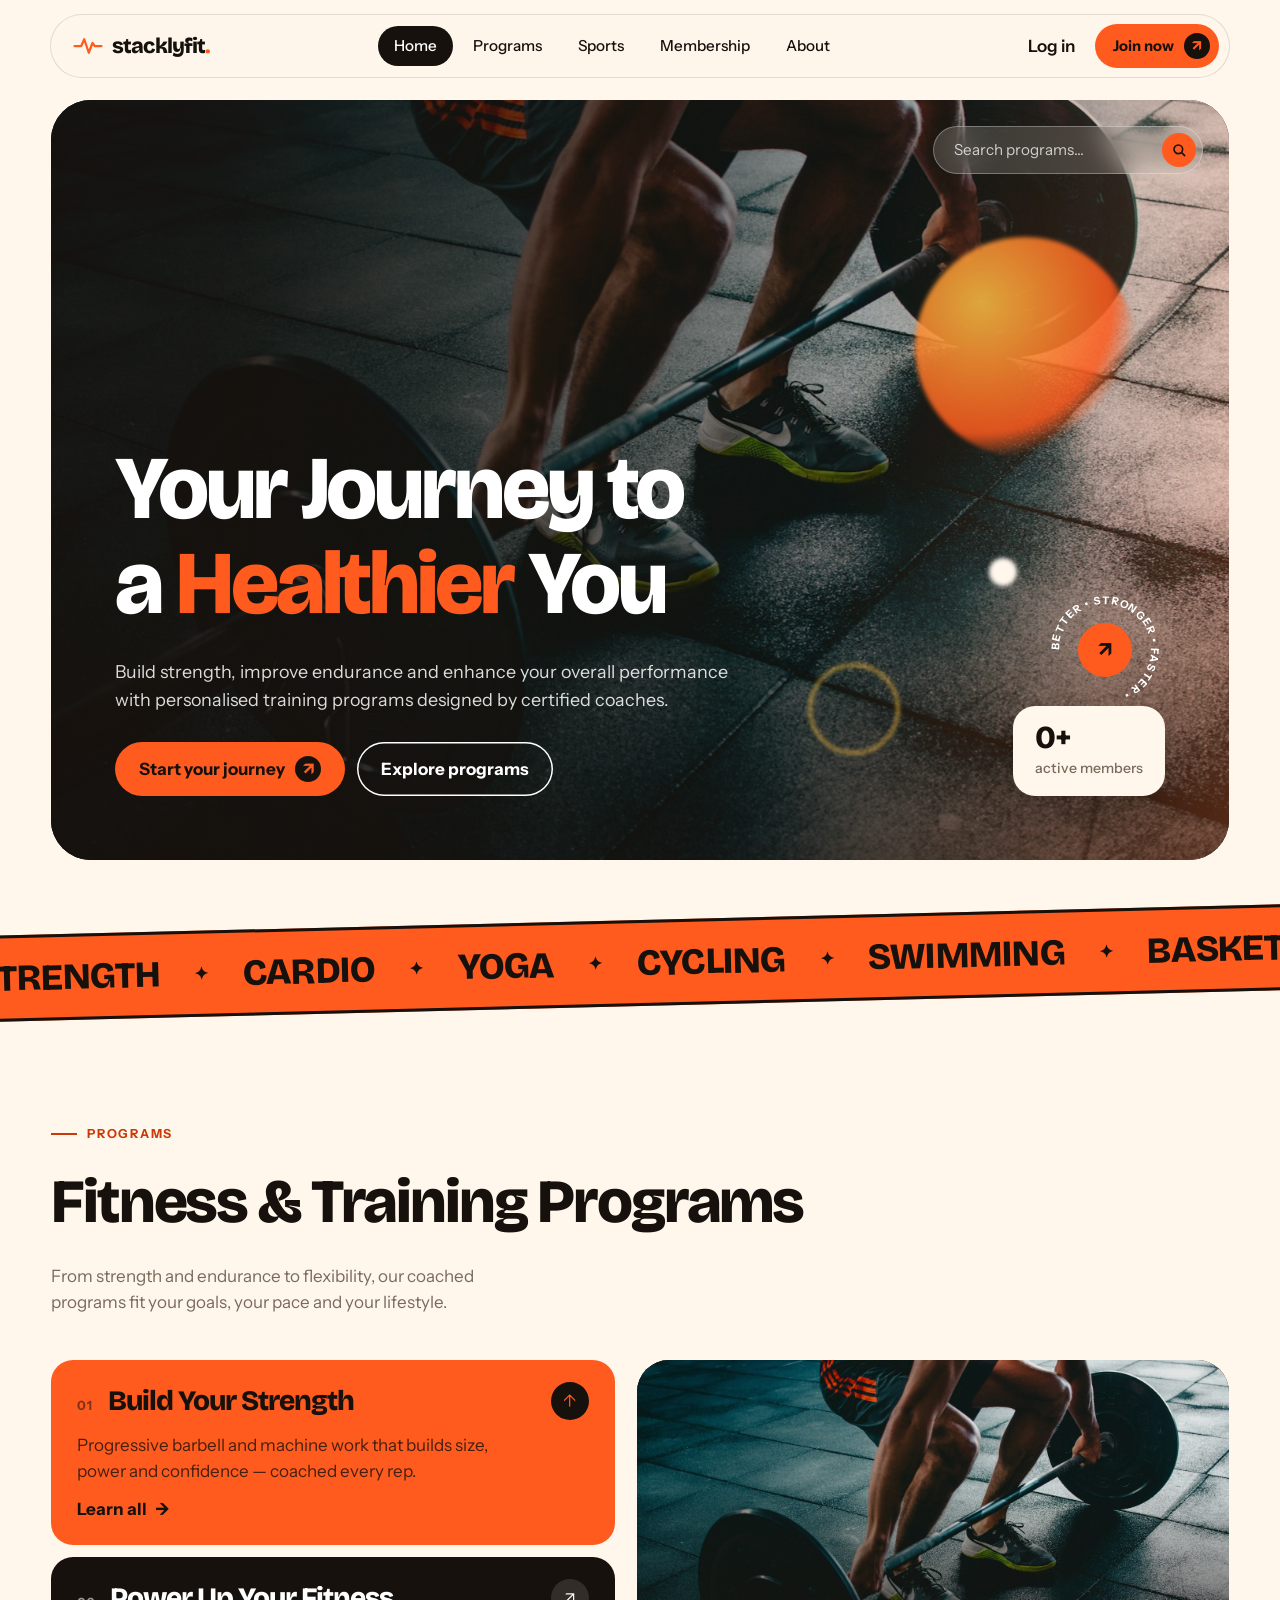
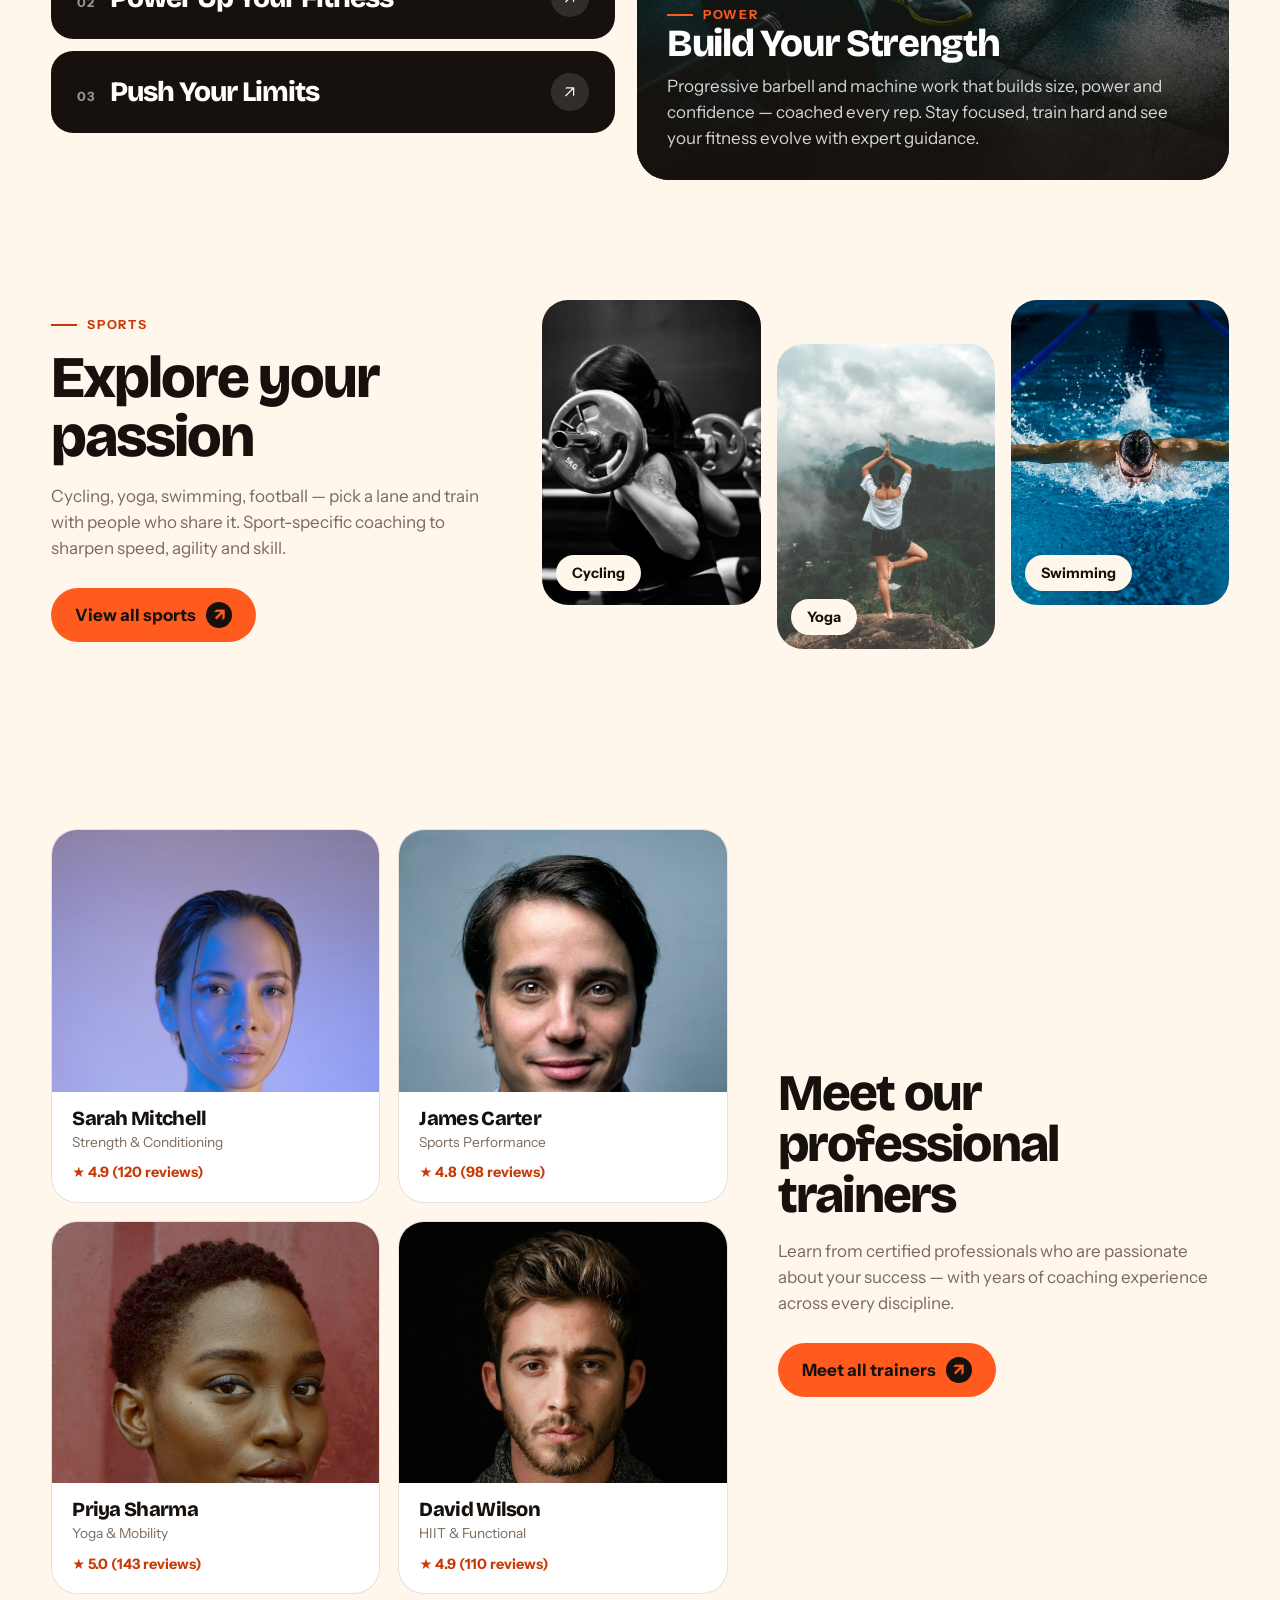
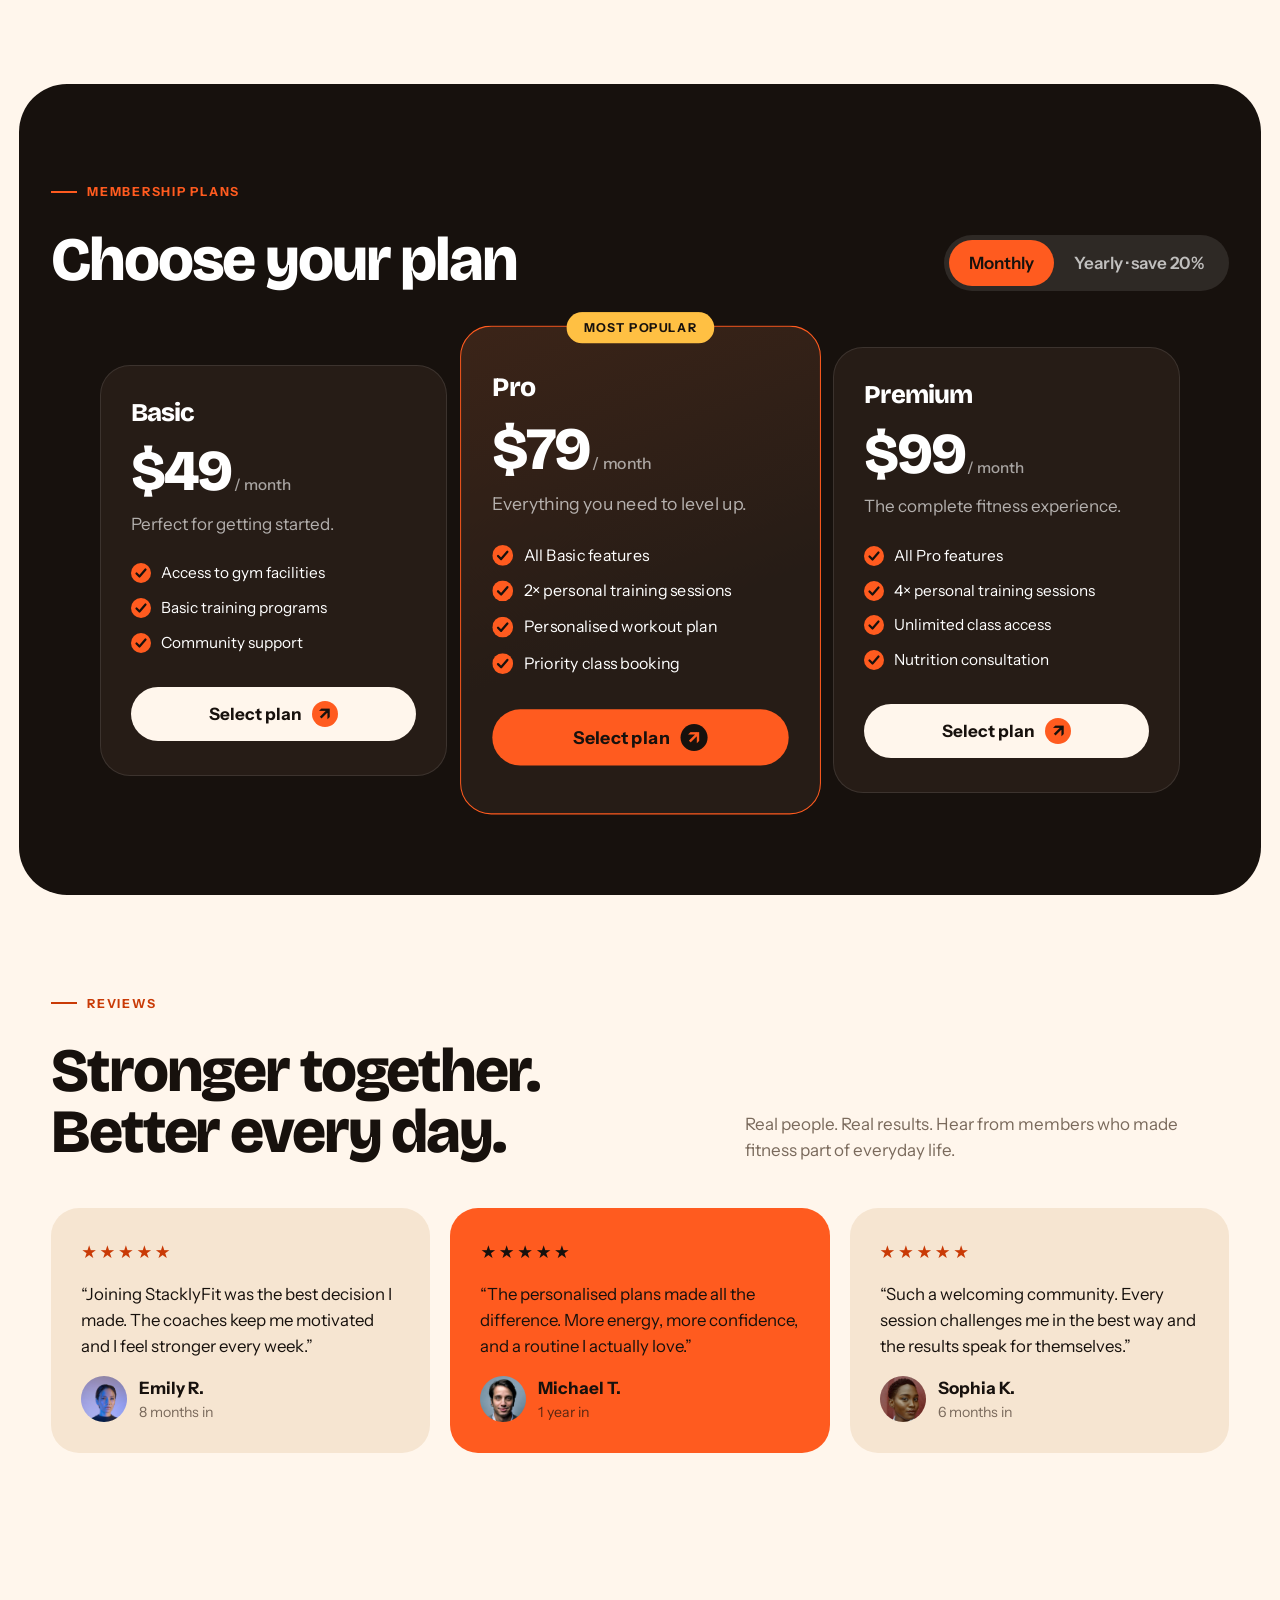
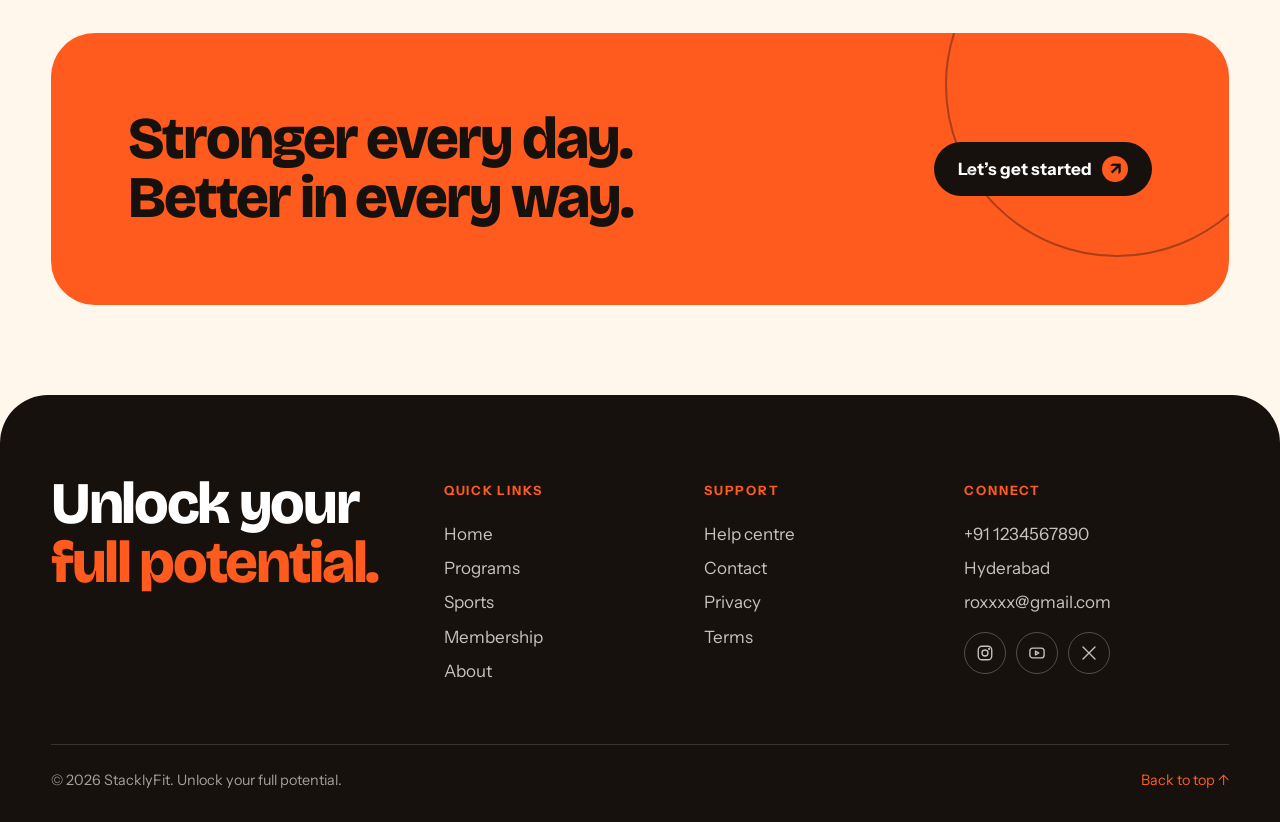
<file: index.html>
<!DOCTYPE html>
<html lang="en">

<head>
    <meta charset="UTF-8">
    <meta name="viewport" content="width=device-width,initial-scale=1">
    <meta name="theme-color" content="#17110D">
    <meta name="description"
        content="Expert training, personalised programs and a supportive community to help you reach your fitness and sports goals.">
    <title>StacklyFit — Your Journey to a Healthier You</title>
    <link rel="preconnect" href="https://fonts.googleapis.com">
    <link rel="preconnect" href="https://fonts.gstatic.com" crossorigin>
    <link
        href="https://fonts.googleapis.com/css2?family=Bricolage+Grotesque:opsz,wght@12..96,500;12..96,800&family=Instrument+Sans:wght@400;500;600;700&display=swap"
        rel="stylesheet">
    <link rel="stylesheet" href="styles.css">
</head>

<body>
    <div class="progress" aria-hidden="true"></div>
    <div class="curtain" aria-hidden="true"><svg viewBox="0 0 320 60">
            <path d="M0 30h90l16-26 26 52 20-40 14 14h154" />
        </svg><b>StacklyFit</b></div>
    <header class="site-header">
        <div class="bar">
            <a class="brand" href="index.html" aria-label="StacklyFit home"><svg viewBox="0 0 40 24" aria-hidden="true">
                    <path d="M2 12h9l4-9 6 18 5-13 3 4h9" />
                </svg><span>stacklyfit<i>.</i></span></a>
            <nav id="nav"><a href="index.html" class=on>Home</a><a href="programs.html">Programs</a><a
                    href="sports.html">Sports</a><a href="membership.html">Membership</a><a href="about.html">About</a>
            </nav>
            <div class="acts"><a class="login" href="login.html">Log in</a><a class="btn sm join"
                    href="login.html#signup">Join now <b>↗</b></a><button class="burger" id="burger"
                    aria-label="Menu">☰</button></div>
        </div>
    </header>
    <main>
        <section class="hero">
            <div class="wrap">
                <div class="hero-card">
                    <img class="bg" data-par src="assets/images/hero-strength.jpg"
                        alt="Athlete lifting a barbell in the gym" style="object-position:center 30%"
                        fetchpriority="high">
                    <i class="orb o1"></i><i class="orb o2"></i><i class="orb o3"></i>
                    <form class="hsearch" action="programs.html" role="search"><input type="search" name="q"
                            placeholder="Search programs…" aria-label="Search programs"><button aria-label="Search"><svg
                                viewBox="0 0 24 24">
                                <circle cx="11" cy="11" r="6.5" />
                                <path d="M16 16l4.5 4.5" />
                            </svg></button></form>
                    <div class="hero-copy">
                        <h1 aria-label="Your Journey to a Healthier You"><span class="line"><span style="--i:0">Your
                                    Journey to</span></span><span class="line"><span style="--i:1">a <em>Healthier</em>
                                    You</span></span></h1>
                        <p class="lead fade" style="--i:0">Build strength, improve endurance and enhance your overall
                            performance with personalised training programs designed by certified coaches.</p>
                        <div class="row fade" style="--i:1"><a class="btn magnet" href="login.html#signup">Start your
                                journey <b>↗</b></a><a class="btn ghost" href="programs.html">Explore programs</a></div>
                    </div>
                    <div class="badge fade" style="--i:3"><svg viewBox="0 0 130 130">
                            <defs>
                                <path id="c" d="M65 65m-50 0a50 50 0 1 1 100 0a50 50 0 1 1-100 0" />
                            </defs><text>
                                <textPath href="#c">BETTER • STRONGER • FASTER •</textPath>
                            </text>
                        </svg><b>↗</b></div>
                    <div class="chip fade" style="--i:4"><b><span data-count="12400">0</span>+</b><small>active
                            members</small></div>
                </div>
            </div>
        </section>

        <div class="marquee" aria-hidden="true">
            <div class="track">
                <span>Strength</span><i>✦</i><span>Cardio</span><i>✦</i><span>Yoga</span><i>✦</i><span>Cycling</span><i>✦</i><span>Swimming</span><i>✦</i><span>Basketball</span><i>✦</i><span>HIIT</span><i>✦</i><span>Mobility</span><i>✦</i><span>Strength</span><i>✦</i><span>Cardio</span><i>✦</i><span>Yoga</span><i>✦</i><span>Cycling</span><i>✦</i><span>Swimming</span><i>✦</i><span>Basketball</span><i>✦</i><span>HIIT</span><i>✦</i><span>Mobility</span><i>✦</i>
            </div>
        </div>

        <section id="programs">
            <div class="wrap">
                <div class="head">
                    <div class="rv"><span class="eyebrow">Programs</span>
                        <h2 style="margin-top:14px">Fitness &amp; Training Programs</h2>
                    </div>
                    <p class="rv" style="--d:.1s">From strength and endurance to flexibility, our coached programs fit
                        your goals, your pace and your lifestyle.</p>
                </div>
                <div class="split">
                    <div class="plist"><button class="prow on rv" style="--d:0.0s" aria-expanded="true">
                            <div class="top">
                                <h3><span class="n">01</span>Build Your Strength</h3><span class="arr">↗</span>
                            </div>
                            <div class="more">
                                <div>
                                    <p>Progressive barbell and machine work that builds size, power and confidence —
                                        coached every rep.</p><span class="go">Learn all <b>→</b></span>
                                </div>
                            </div>
                        </button><button class="prow rv" style="--d:0.1s" aria-expanded="false">
                            <div class="top">
                                <h3><span class="n">02</span>Power Up Your Fitness</h3><span class="arr">↗</span>
                            </div>
                            <div class="more">
                                <div>
                                    <p>Guided running, cycling and rowing plans to lift your stamina and heart health.
                                    </p><span class="go">Learn all <b>→</b></span>
                                </div>
                            </div>
                        </button><button class="prow rv" style="--d:0.2s" aria-expanded="false">
                            <div class="top">
                                <h3><span class="n">03</span>Push Your Limits</h3><span class="arr">↗</span>
                            </div>
                            <div class="more">
                                <div>
                                    <p>Short, explosive HIIT sessions that torch fat and build real-world functional
                                        strength.</p><span class="go">Learn all <b>→</b></span>
                                </div>
                            </div>
                        </button></div>
                    <div class="ppanel rv r">
                        <article class="pp on"><img src="assets/images/hero-strength.jpg" alt="" loading="lazy">
                            <div><span class="eyebrow" style="color:var(--ember)">Power</span>
                                <h3>Build Your Strength</h3>
                                <p>Progressive barbell and machine work that builds size, power and confidence — coached
                                    every rep. Stay focused, train hard and see your fitness evolve with expert
                                    guidance.</p>
                            </div>
                        </article>
                        <article class="pp"><img src="assets/images/cycling.jpg" alt="" loading="lazy">
                            <div><span class="eyebrow" style="color:var(--ember)">Rhythm</span>
                                <h3>Power Up Your Fitness</h3>
                                <p>Guided running, cycling and rowing plans to lift your stamina and heart health. Stay
                                    focused, train hard and see your fitness evolve with expert guidance.</p>
                            </div>
                        </article>
                        <article class="pp"><img src="assets/images/hiit-training.jpg" alt="" loading="lazy">
                            <div><span class="eyebrow" style="color:var(--ember)">Burn</span>
                                <h3>Push Your Limits</h3>
                                <p>Short, explosive HIIT sessions that torch fat and build real-world functional
                                    strength. Stay focused, train hard and see your fitness evolve with expert guidance.
                                </p>
                            </div>
                        </article>
                    </div>
                </div>
            </div>
        </section>

        <section id="sports" style="padding-top:30px">
            <div class="wrap">
                <div class="passion">
                    <div><span class="eyebrow rv">Sports</span>
                        <h2 class="rv" style="--d:.08s">Explore your passion</h2>
                        <p class="rv" style="--d:.16s">Cycling, yoga, swimming, football — pick a lane and train with
                            people who share it. Sport-specific coaching to sharpen speed, agility and skill.</p><a
                            class="btn magnet rv" style="--d:.24s" href="sports.html">View all sports <b>↗</b></a>
                    </div>
                    <div class="thumbs"><a class="thumb rv s" style="--d:0.0s" href="sports.html"><img
                                src="assets/images/cycling.jpg" alt="Cycling training"
                                loading="lazy"><span>Cycling</span></a><a class="thumb rv s" style="--d:0.12s"
                            href="sports.html"><img src="assets/images/yoga.jpg" alt="Yoga training"
                                loading="lazy"><span>Yoga</span></a><a class="thumb rv s" style="--d:0.24s"
                            href="sports.html"><img src="assets/images/swimming.jpg" alt="Swimming training"
                                loading="lazy"><span>Swimming</span></a></div>
                </div>
            </div>
        </section>

        <section id="coaches">
            <div class="wrap">
                <div class="trainers">
                    <div class="tgrid">
                        <article class="coach rv" style="--d:0.0s">
                            <div class="ph"><img src="assets/images/coach-sarah.jpg"
                                    alt="Portrait of coach Sarah Mitchell" loading="lazy"></div>
                            <div class="t">
                                <h3>Sarah Mitchell</h3><small>Strength &amp; Conditioning</small>
                                <div class="rate">★ 4.9 (120 reviews)</div>
                            </div>
                        </article>
                        <article class="coach rv" style="--d:0.1s">
                            <div class="ph"><img src="assets/images/coach-james.jpg"
                                    alt="Portrait of coach James Carter" loading="lazy"></div>
                            <div class="t">
                                <h3>James Carter</h3><small>Sports Performance</small>
                                <div class="rate">★ 4.8 (98 reviews)</div>
                            </div>
                        </article>
                        <article class="coach rv" style="--d:0.2s">
                            <div class="ph"><img src="assets/images/coach-priya.jpg"
                                    alt="Portrait of coach Priya Sharma" loading="lazy"></div>
                            <div class="t">
                                <h3>Priya Sharma</h3><small>Yoga &amp; Mobility</small>
                                <div class="rate">★ 5.0 (143 reviews)</div>
                            </div>
                        </article>
                        <article class="coach rv" style="--d:0.30000000000000004s">
                            <div class="ph"><img src="assets/images/coach-david.jpg"
                                    alt="Portrait of coach David Wilson" loading="lazy"></div>
                            <div class="t">
                                <h3>David Wilson</h3><small>HIIT &amp; Functional</small>
                                <div class="rate">★ 4.9 (110 reviews)</div>
                            </div>
                        </article>
                    </div>
                    <div class="txt"><span class="eyebrow rv">Coaches</span>
                        <h2 class="rv" style="--d:.08s">Meet our professional trainers</h2>
                        <p class="rv" style="--d:.16s">Learn from certified professionals who are passionate about your
                            success — with years of coaching experience across every discipline.</p><a
                            class="btn magnet rv" style="--d:.24s" href="about.html">Meet all trainers <b>↗</b></a>
                    </div>
                </div>
            </div>
        </section>

        <section class="dark-sec" id="plans">
            <div class="wrap">
                <div class="head">
                    <div class="rv"><span class="eyebrow">Membership plans</span>
                        <h2 style="margin-top:14px">Choose your plan</h2>
                    </div>
                    <div class="toggle" id="bill"><i class="pill"></i><button class="on"
                            data-k="m">Monthly</button><button data-k="y">Yearly · save 20%</button></div>
                </div>
                <div class="plans">
                    <article class="plan rv s" style="--d:0.0s">
                        <h3>Basic</h3>
                        <div class="price"><span data-m="49" data-y="39">$49</span><small> / month</small></div>
                        <p>Perfect for getting started.</p>
                        <ul>
                            <li>Access to gym facilities</li>
                            <li>Basic training programs</li>
                            <li>Community support</li>
                        </ul><a class="btn light pick" data-plan="Basic" href="login.html#signup">Select plan
                            <b>↗</b></a>
                    </article>
                    <article class="plan pop rv s" style="--d:0.12s"><span class=hot>Most popular</span>
                        <h3>Pro</h3>
                        <div class="price"><span data-m="79" data-y="63">$79</span><small> / month</small></div>
                        <p>Everything you need to level up.</p>
                        <ul>
                            <li>All Basic features</li>
                            <li>2× personal training sessions</li>
                            <li>Personalised workout plan</li>
                            <li>Priority class booking</li>
                        </ul><a class="btn pick" data-plan="Pro" href="login.html#signup">Select plan <b>↗</b></a>
                    </article>
                    <article class="plan rv s" style="--d:0.24s">
                        <h3>Premium</h3>
                        <div class="price"><span data-m="99" data-y="79">$99</span><small> / month</small></div>
                        <p>The complete fitness experience.</p>
                        <ul>
                            <li>All Pro features</li>
                            <li>4× personal training sessions</li>
                            <li>Unlimited class access</li>
                            <li>Nutrition consultation</li>
                        </ul><a class="btn light pick" data-plan="Premium" href="login.html#signup">Select plan
                            <b>↗</b></a>
                    </article>
                </div>
            </div>
        </section>

        <section id="reviews">
            <div class="wrap">
                <div class="head">
                    <div class="rv"><span class="eyebrow">Reviews</span>
                        <h2 style="margin-top:14px">Stronger together.<br>Better every day.</h2>
                    </div>
                    <p class="rv" style="--d:.1s">Real people. Real results. Hear from members who made fitness part of
                        everyday life.</p>
                </div>
                <div class="quotes">
                    <article class="quote rv" style="--d:0.0s">
                        <div class="stars" aria-label="5 stars">★★★★★</div>
                        <p>“Joining StacklyFit was the best decision I made. The coaches keep me motivated and I feel
                            stronger every week.”</p>
                        <div class="who"><img src="assets/images/coach-sarah.jpg" alt="">
                            <div><b>Emily R.</b><small>8 months in</small></div>
                        </div>
                    </article>
                    <article class="quote rv" style="--d:0.12s">
                        <div class="stars" aria-label="5 stars">★★★★★</div>
                        <p>“The personalised plans made all the difference. More energy, more confidence, and a routine
                            I actually love.”</p>
                        <div class="who"><img src="assets/images/coach-james.jpg" alt="">
                            <div><b>Michael T.</b><small>1 year in</small></div>
                        </div>
                    </article>
                    <article class="quote rv" style="--d:0.24s">
                        <div class="stars" aria-label="5 stars">★★★★★</div>
                        <p>“Such a welcoming community. Every session challenges me in the best way and the results
                            speak for themselves.”</p>
                        <div class="who"><img src="assets/images/coach-priya.jpg" alt="">
                            <div><b>Sophia K.</b><small>6 months in</small></div>
                        </div>
                    </article>
                </div>
            </div>
        </section>

        <section style="padding-bottom:0">
            <div class="wrap">
                <div class="cta rv s">
                    <h2>Stronger every day. Better in every way.</h2><a class="btn magnet"
                        href="login.html#signup">Let’s get started <b>↗</b></a>
                </div>
            </div>
        </section>
    </main>
    <footer>
        <div class="wrap">
            <div class="fg">
                <div class="big rv">Unlock your <em>full potential.</em></div>
                <div class="rv" style="--d:.1s">
                    <h4>Quick links</h4><a href="index.html">Home</a><a href="programs.html">Programs</a><a
                        href="sports.html">Sports</a><a href="membership.html">Membership</a><a
                        href="about.html">About</a>
                </div>
                <div class="rv" style="--d:.2s">
                    <h4>Support</h4><a href="mailto:roxxxx@gmail.com">Help centre</a><a
                        href="mailto:roxxxx@gmail.com">Contact</a><a href="#">Privacy</a><a href="#">Terms</a>
                </div>
                <div class="rv" style="--d:.3s">
                    <h4>Connect</h4><a href="tel:+911234567890">+91 1234567890</a><a href="#">Hyderabad</a><a
                        href="mailto:roxxxx@gmail.com">roxxxx@gmail.com</a>
                    <div class="soc"><a href="#" aria-label="Instagram"><svg viewBox="0 0 24 24">
                                <rect x="3" y="3" width="18" height="18" rx="5" />
                                <circle cx="12" cy="12" r="4" />
                                <circle cx="17.5" cy="6.5" r=".6" />
                            </svg></a><a href="#" aria-label="YouTube"><svg viewBox="0 0 24 24">
                                <rect x="2.5" y="5.5" width="19" height="13" rx="4" />
                                <path d="M10 9.5v5l4.5-2.5z" />
                            </svg></a><a href="#" aria-label="X"><svg viewBox="0 0 24 24">
                                <path d="M4 4l16 16M20 4L4 20" />
                            </svg></a></div>
                </div>
            </div>
            <div class="copy"><span>© 2026 StacklyFit. Unlock your full potential.</span><a href="#">Back to top ↑</a>
            </div>
        </div>
    </footer>
    <div class="toast" id="toast" role="status"></div>
    <script src="script.js"></script>
</body>

</html>
</file>
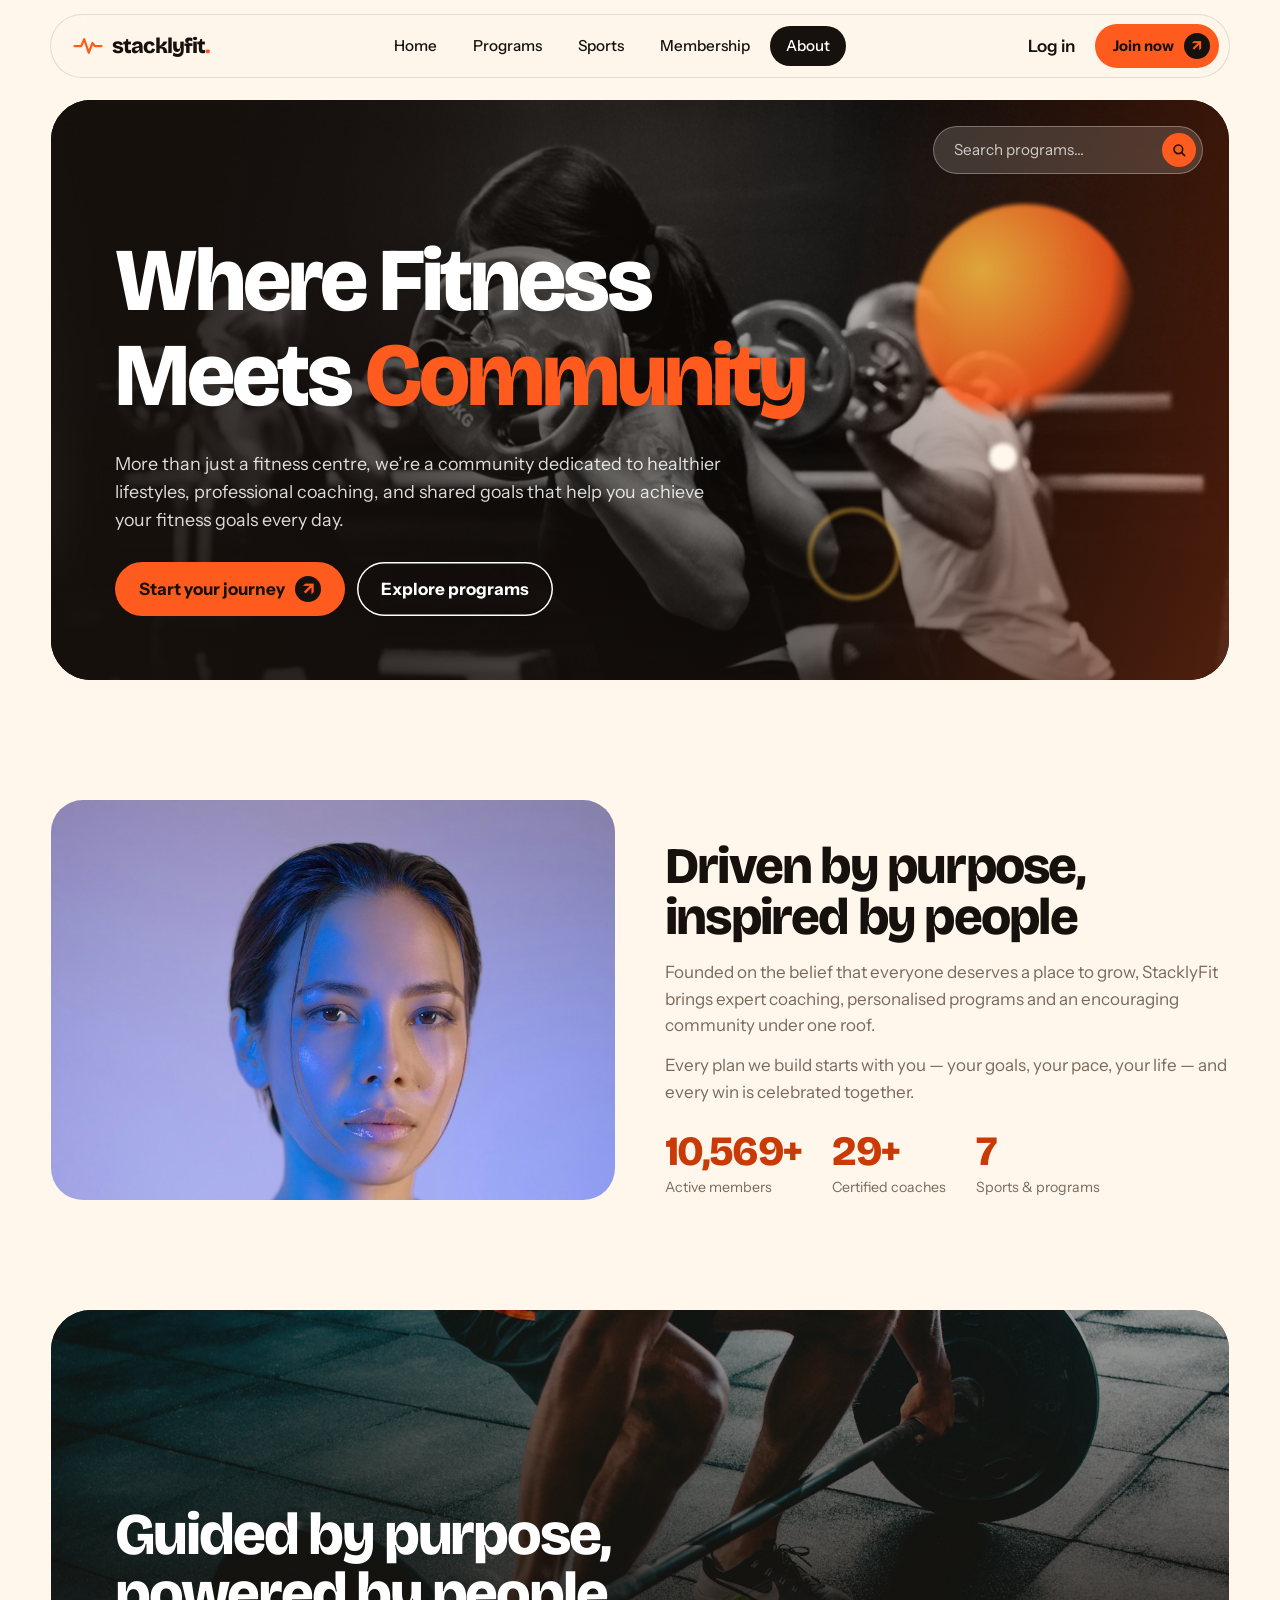
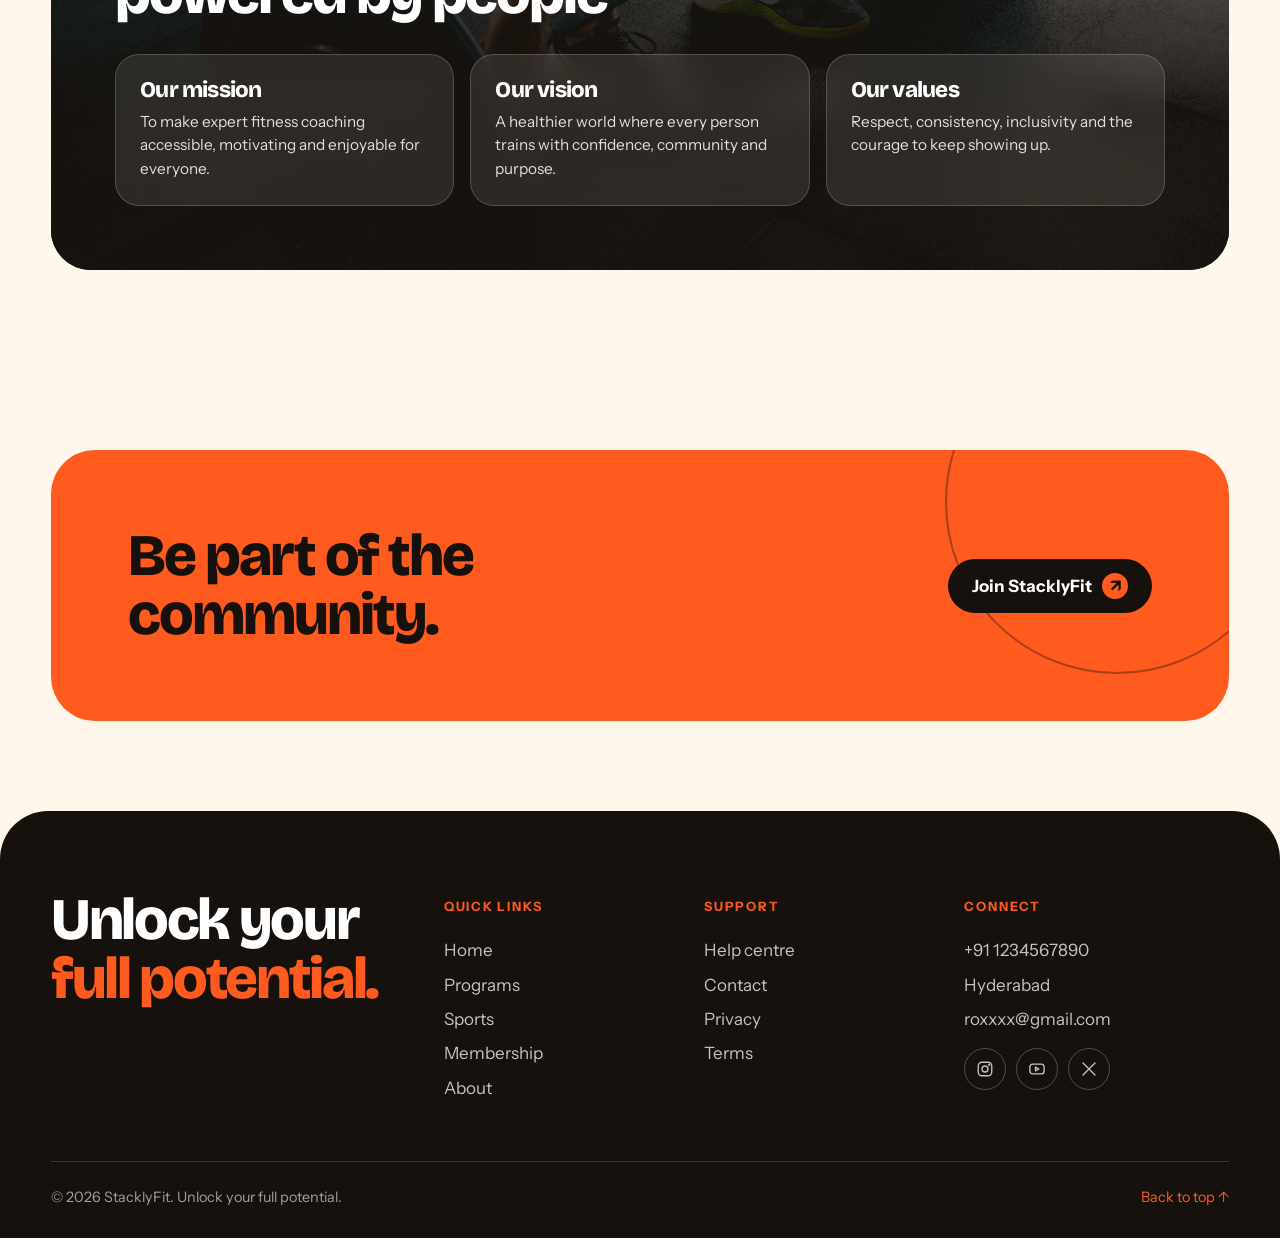
<file: about.html>
<!DOCTYPE html>
<html lang="en">
<head>
<meta charset="UTF-8"><meta name="viewport" content="width=device-width,initial-scale=1">
<meta name="theme-color" content="#17110D"><meta name="description" content="Where fitness meets community — the story, mission and values behind StacklyFit.">
<title>About — StacklyFit</title>
<link rel="preconnect" href="https://fonts.googleapis.com"><link rel="preconnect" href="https://fonts.gstatic.com" crossorigin><link href="https://fonts.googleapis.com/css2?family=Bricolage+Grotesque:opsz,wght@12..96,500;12..96,800&family=Instrument+Sans:wght@400;500;600;700&display=swap" rel="stylesheet">
<link rel="stylesheet" href="styles.css">
</head>
<body>
<div class="progress" aria-hidden="true"></div>
<div class="curtain" aria-hidden="true"><svg viewBox="0 0 320 60"><path d="M0 30h90l16-26 26 52 20-40 14 14h154"/></svg><b>StacklyFit</b></div>
<header class="site-header"><div class="bar">
<a class="brand" href="index.html" aria-label="StacklyFit home"><svg viewBox="0 0 40 24" aria-hidden="true"><path d="M2 12h9l4-9 6 18 5-13 3 4h9"/></svg><span>stacklyfit<i>.</i></span></a>
<nav id="nav"><a href="index.html">Home</a><a href="programs.html">Programs</a><a href="sports.html">Sports</a><a href="membership.html">Membership</a><a href="about.html" class=on>About</a></nav>
<div class="acts"><a class="login" href="login.html">Log in</a><a class="btn sm join" href="login.html#signup">Join now <b>↗</b></a><button class="burger" id="burger" aria-label="Menu">☰</button></div>
</div></header>
<main>
<section class="hero sub"><div class="wrap"><div class="hero-card">
<img class="bg" data-par src="assets/images/cycling.jpg" alt="Cyclists riding together" style="object-position:center 55%" fetchpriority="high">
<i class="orb o1"></i><i class="orb o2"></i><i class="orb o3"></i>
<form class="hsearch" action="programs.html" role="search"><input type="search" name="q" placeholder="Search programs…" aria-label="Search programs"><button aria-label="Search"><svg viewBox="0 0 24 24"><circle cx="11" cy="11" r="6.5"/><path d="M16 16l4.5 4.5"/></svg></button></form>
<div class="hero-copy"><h1 aria-label="Where Fitness Meets Community"><span class="line"><span style="--i:0">Where Fitness</span></span><span class="line"><span style="--i:1">Meets <em>Community</em></span></span></h1>
<p class="lead fade" style="--i:0">More than just a fitness centre, we’re a community dedicated to healthier lifestyles, professional coaching, and shared goals that help you achieve your fitness goals every day.</p>
<div class="row fade" style="--i:1"><a class="btn magnet" href="login.html#signup">Start your journey <b>↗</b></a><a class="btn ghost" href="programs.html">Explore programs</a></div></div>

</div></div></section>

<section><div class="wrap"><div class="drive">
<div class="fimg rv l"><img src="assets/images/coach-sarah.jpg" alt="Coach Sarah Mitchell" loading="lazy" style="object-position:center 20%"></div>
<div><span class="eyebrow rv">Our story</span><h2 class="rv" style="--d:.08s">Driven by purpose, inspired by people</h2>
<p class="rv" style="--d:.14s">Founded on the belief that everyone deserves a place to grow, StacklyFit brings expert coaching, personalised programs and an encouraging community under one roof.</p>
<p class="rv" style="--d:.2s">Every plan we build starts with you — your goals, your pace, your life — and every win is celebrated together.</p>
<div class="stats rv" style="--d:.26s"><div><b><span data-scount="12400">0</span>+</b><small>Active members</small></div><div><b><span data-scount="35">0</span>+</b><small>Certified coaches</small></div><div><b><span data-scount="9">0</span></b><small>Sports &amp; programs</small></div></div></div>
</div></div></section>

<section style="padding-top:20px"><div class="wrap"><div class="guided rv s">
<img src="assets/images/hero-strength.jpg" alt="" loading="lazy" style="object-position:center 30%">
<h2>Guided by purpose, powered by people</h2>
<div class="vals">
<div class="val"><h3>Our mission</h3><p>To make expert fitness coaching accessible, motivating and enjoyable for everyone.</p></div>
<div class="val"><h3>Our vision</h3><p>A healthier world where every person trains with confidence, community and purpose.</p></div>
<div class="val"><h3>Our values</h3><p>Respect, consistency, inclusivity and the courage to keep showing up.</p></div>
</div></div></div></section>

<section style="padding-bottom:0"><div class="wrap"><div class="cta rv s"><h2>Be part of the community.</h2><a class="btn magnet" href="login.html#signup">Join StacklyFit <b>↗</b></a></div></div></section>
</main>
<footer><div class="wrap">
<div class="fg">
<div class="big rv">Unlock your <em>full potential.</em></div>
<div class="rv" style="--d:.1s"><h4>Quick links</h4><a href="index.html">Home</a><a href="programs.html">Programs</a><a href="sports.html">Sports</a><a href="membership.html">Membership</a><a href="about.html">About</a></div>
<div class="rv" style="--d:.2s"><h4>Support</h4><a href="mailto:roxxxx@gmail.com">Help centre</a><a href="mailto:roxxxx@gmail.com">Contact</a><a href="#">Privacy</a><a href="#">Terms</a></div>
<div class="rv" style="--d:.3s"><h4>Connect</h4><a href="tel:+911234567890">+91 1234567890</a><a href="#">Hyderabad</a><a href="mailto:roxxxx@gmail.com">roxxxx@gmail.com</a><div class="soc"><a href="#" aria-label="Instagram"><svg viewBox="0 0 24 24"><rect x="3" y="3" width="18" height="18" rx="5"/><circle cx="12" cy="12" r="4"/><circle cx="17.5" cy="6.5" r=".6"/></svg></a><a href="#" aria-label="YouTube"><svg viewBox="0 0 24 24"><rect x="2.5" y="5.5" width="19" height="13" rx="4"/><path d="M10 9.5v5l4.5-2.5z"/></svg></a><a href="#" aria-label="X"><svg viewBox="0 0 24 24"><path d="M4 4l16 16M20 4L4 20"/></svg></a></div></div>
</div>
<div class="copy"><span>© 2026 StacklyFit. Unlock your full potential.</span><a href="#">Back to top ↑</a></div>
</div></footer>
<div class="toast" id="toast" role="status"></div>
<script src="script.js"></script>
</body></html>
</file>
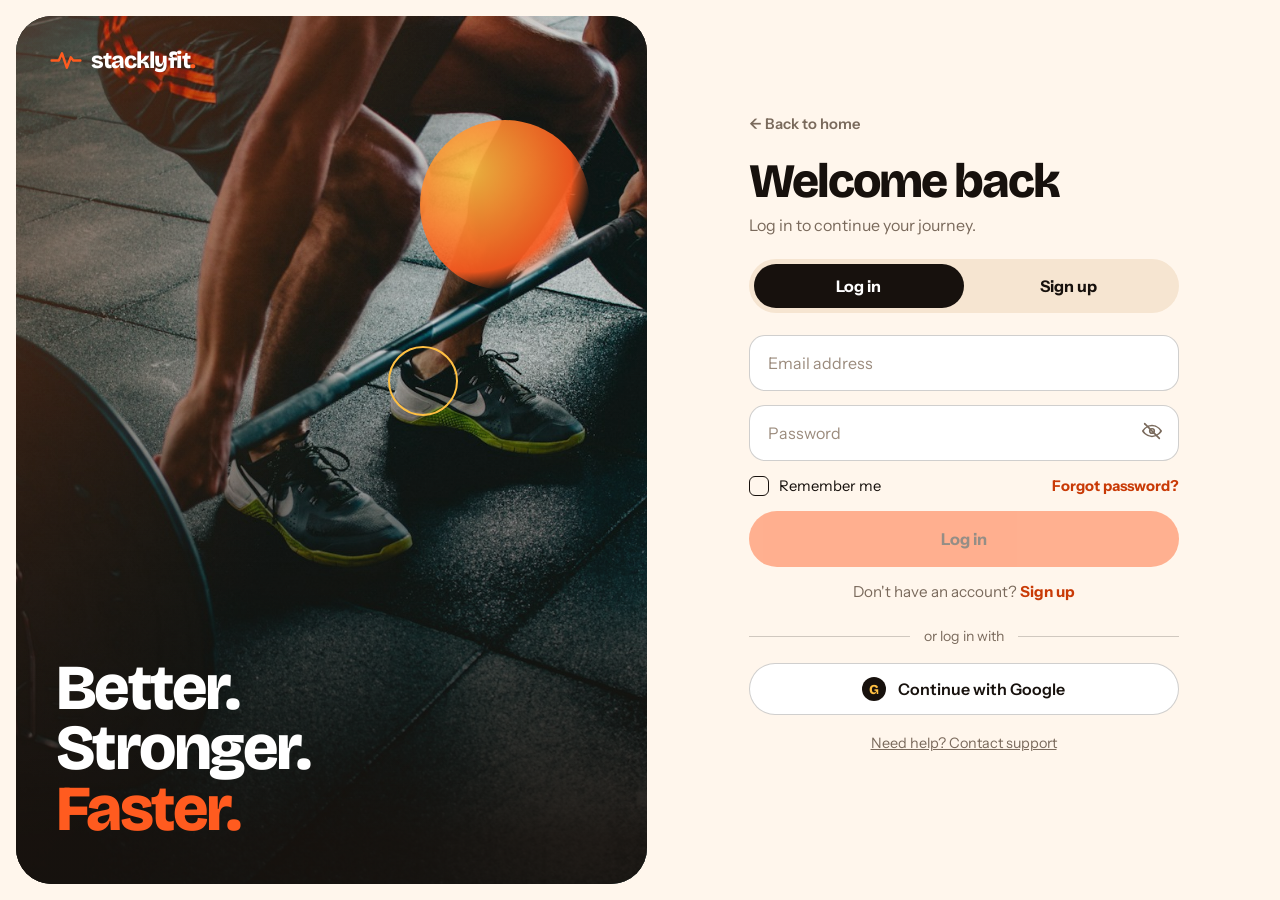
<file: login.html>
<!DOCTYPE html>
<html lang="en"><head><meta charset="UTF-8"><meta name="viewport" content="width=device-width, initial-scale=1.0">
<meta name="theme-color" content="#17110D"><title>Log in or sign up — StacklyFit</title><link rel="preconnect" href="https://fonts.googleapis.com"><link rel="preconnect" href="https://fonts.gstatic.com" crossorigin><link href="https://fonts.googleapis.com/css2?family=Bricolage+Grotesque:opsz,wght@12..96,500;12..96,800&family=Instrument+Sans:wght@400;500;600;700&display=swap" rel="stylesheet">
<link rel="stylesheet" href="login.css"></head>
<body>
<main class="auth-shell">
<aside class="visual-panel" aria-label="Athlete training">
<img src="assets/images/hero-strength.jpg" alt="">
<a class="home-brand" href="index.html"><svg viewBox="0 0 40 24" aria-hidden="true"><path d="M2 12h9l4-9 6 18 5-13 3 4h9"/></svg><span>stacklyfit<i>.</i></span></a>
<i class="orb o1"></i><i class="orb o2"></i>
<p class="vq">Better.<br>Stronger.<br><em>Faster.</em></p>
</aside>
<section class="auth-panel" aria-labelledby="formTitle"><div class="auth-content">
<a class="back-home" href="index.html"><span aria-hidden="true">&larr;</span> Back to home</a>
<header class="auth-heading"><h1 id="formTitle">Welcome back</h1><p id="formSubtitle">Log in to continue your journey.</p></header>
<div class="auth-tabs" role="tablist" aria-label="Account access"><i class="slider"></i>
<button class="tab" id="loginTab" type="button" role="tab" aria-selected="true">Log in</button>
<button class="tab" id="signupTab" type="button" role="tab" aria-selected="false">Sign up</button></div>
<form id="authForm" novalidate>
<div class="name-row"><div class="field" id="firstNameField"><label class="visually-hidden" for="firstName">First name</label><input id="firstName" name="firstName" type="text" placeholder="First name" autocomplete="given-name"><small class="error"></small></div>
<div class="field" id="lastNameField"><label class="visually-hidden" for="lastName">Last name</label><input id="lastName" name="lastName" type="text" placeholder="Last name" autocomplete="family-name"><small class="error"></small></div></div>
<div class="field"><label class="visually-hidden" for="email">Email address</label><input id="email" name="email" type="email" placeholder="Email address" autocomplete="email"><small class="error"></small></div>
<div class="field password-field"><label class="visually-hidden" for="password">Password</label><input id="password" name="password" type="password" placeholder="Password" autocomplete="current-password">
<button class="show-password" id="togglePassword" type="button" aria-label="Show password" title="Show password"><svg viewBox="0 0 24 24" aria-hidden="true"><path d="M2 12s3.6-6 10-6 10 6 10 6-3.6 6-10 6S2 12 2 12Z"/><circle cx="12" cy="12" r="2.5"/><path class="slash" d="m4 4 16 16"/></svg></button><small class="error"></small></div>
<div class="field" id="confirmField"><label class="visually-hidden" for="confirmPassword">Confirm password</label><input id="confirmPassword" name="confirmPassword" type="password" placeholder="Confirm password" autocomplete="new-password"><small class="error"></small></div>
<div class="form-options" id="signupOptions"><label class="terms"><input type="checkbox" id="terms"><span>I agree to <a href="#terms">Terms &amp; Conditions</a></span></label></div>
<div class="form-options login-options" id="loginOptions" hidden><label class="terms"><input type="checkbox" id="remember"><span>Remember me</span></label><button class="link-button" type="button" id="forgotButton">Forgot password?</button></div>
<button class="submit-button" type="submit" id="submitButton" disabled>Log in</button>
<p class="switch-copy" id="switchCopy"></p>
</form>
<div class="divider"><span id="orText">or log in with</span></div>
<div class="social-buttons"><button type="button" class="social-button" data-provider="Google"><span class="google-g">G</span> Continue with Google</button></div>
<p class="support-copy"><a href="mailto:support@stacklyfit.fit">Need help? Contact support</a></p>
<p class="form-message" id="formMessage" role="status" aria-live="polite"></p>
</div></section></main>
<script src="login.js"></script></body></html>
</file>
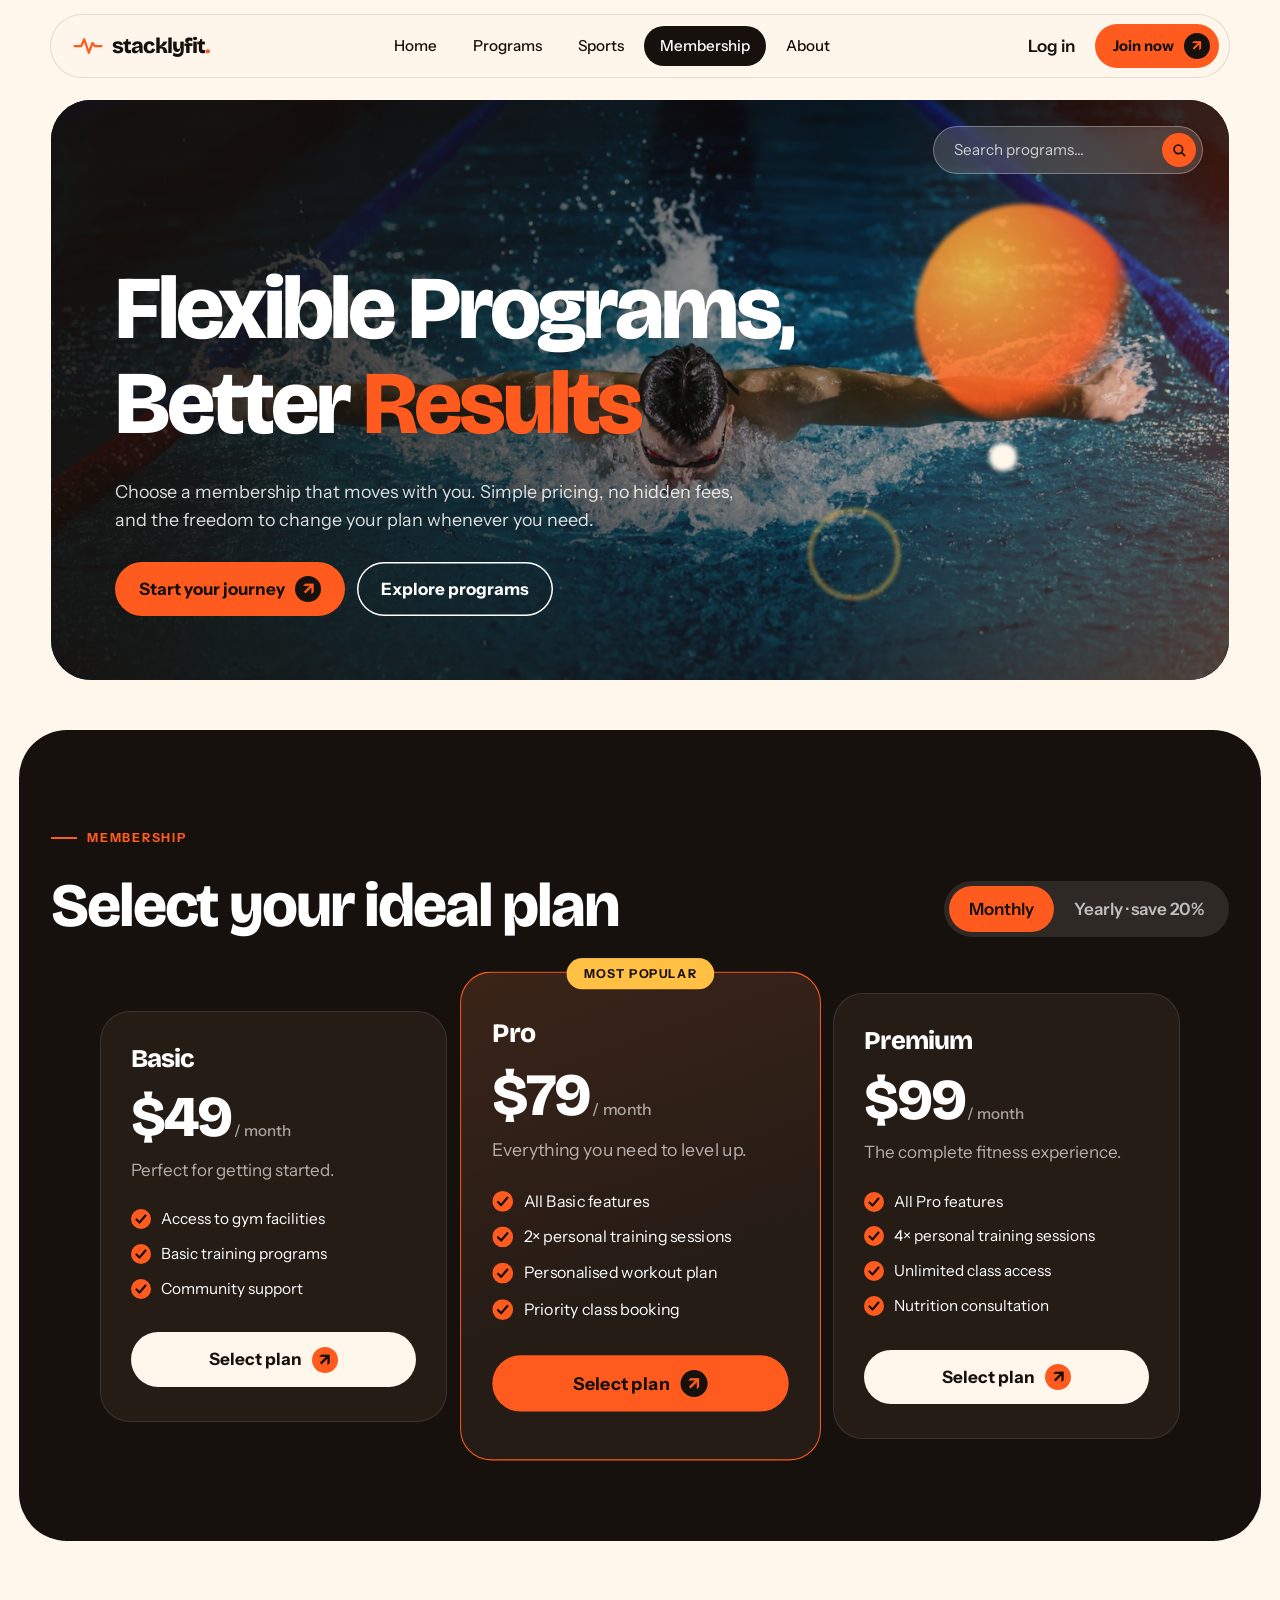
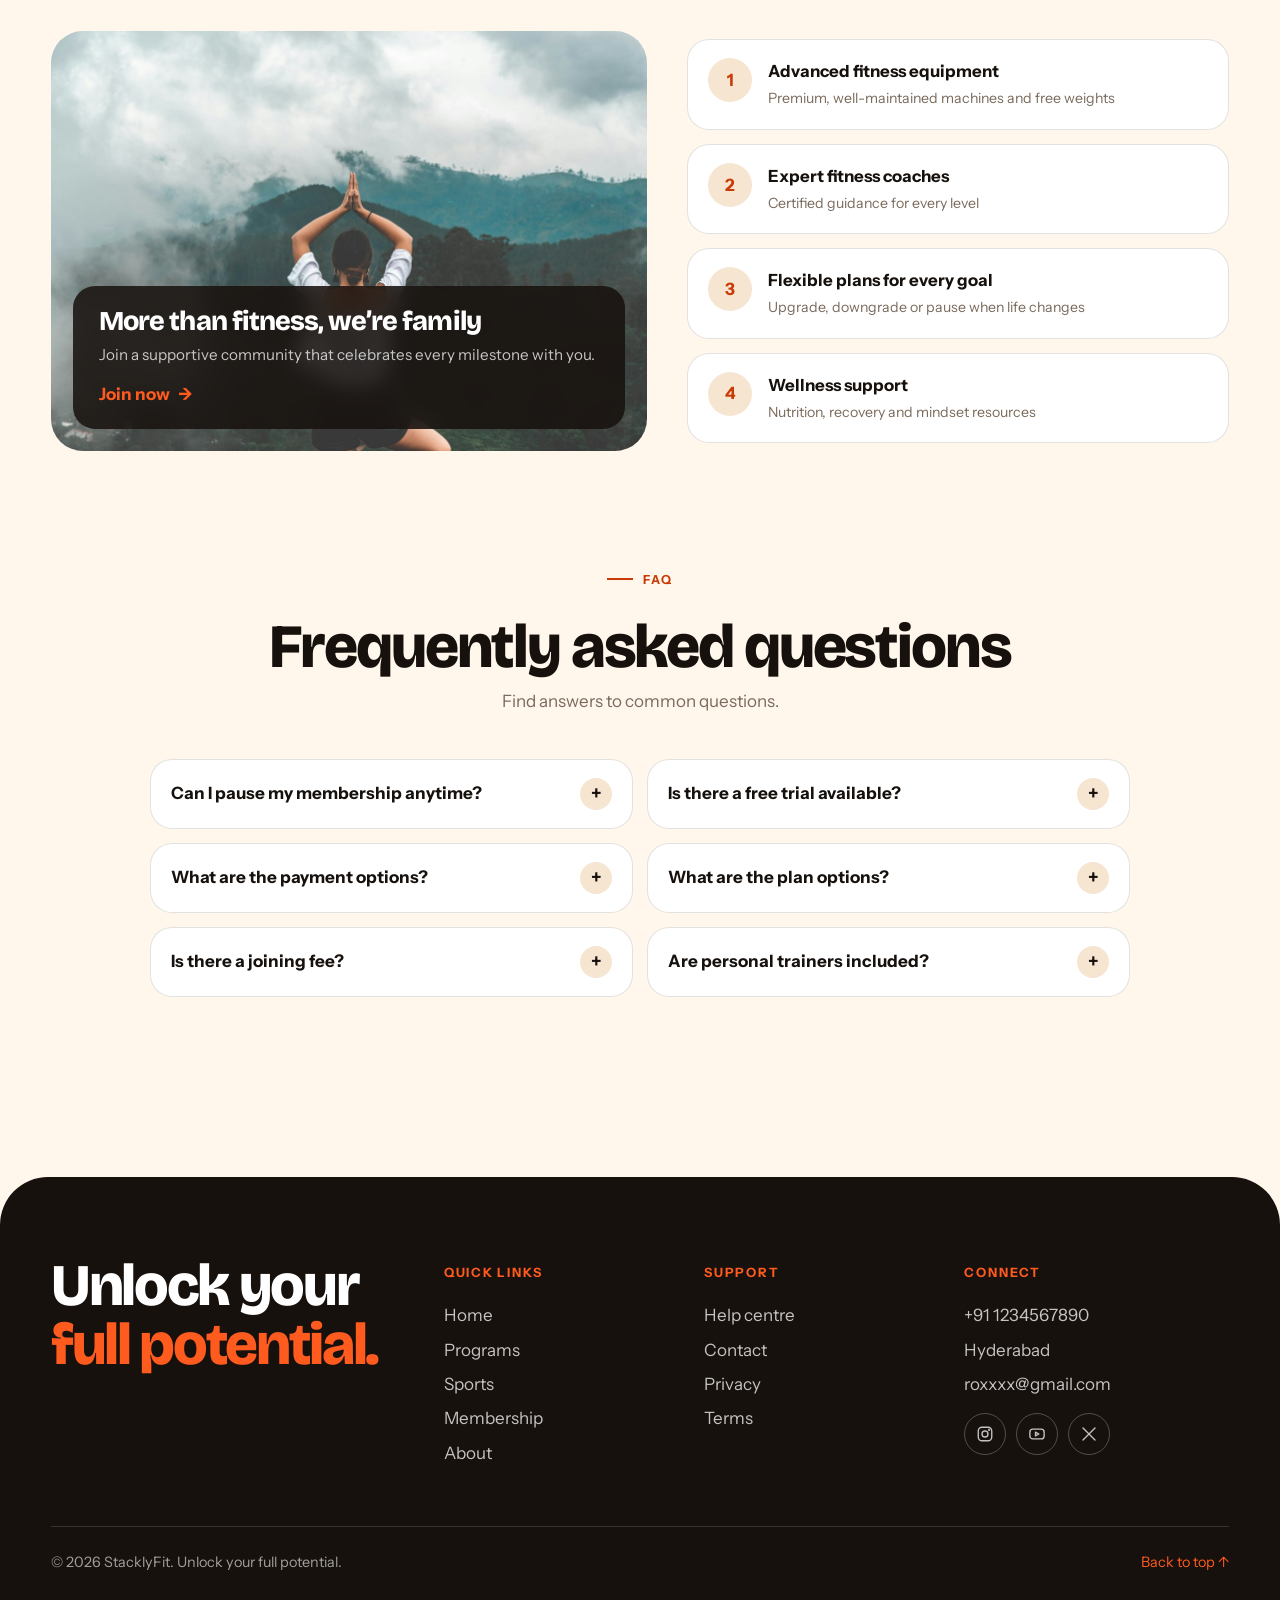
<file: membership.html>
<!DOCTYPE html>
<html lang="en">
<head>
<meta charset="UTF-8"><meta name="viewport" content="width=device-width,initial-scale=1">
<meta name="theme-color" content="#17110D"><meta name="description" content="Simple, flexible membership plans — Basic, Pro and Premium.">
<title>Membership — StacklyFit</title>
<link rel="preconnect" href="https://fonts.googleapis.com"><link rel="preconnect" href="https://fonts.gstatic.com" crossorigin><link href="https://fonts.googleapis.com/css2?family=Bricolage+Grotesque:opsz,wght@12..96,500;12..96,800&family=Instrument+Sans:wght@400;500;600;700&display=swap" rel="stylesheet">
<link rel="stylesheet" href="styles.css">
</head>
<body>
<div class="progress" aria-hidden="true"></div>
<div class="curtain" aria-hidden="true"><svg viewBox="0 0 320 60"><path d="M0 30h90l16-26 26 52 20-40 14 14h154"/></svg><b>StacklyFit</b></div>
<header class="site-header"><div class="bar">
<a class="brand" href="index.html" aria-label="StacklyFit home"><svg viewBox="0 0 40 24" aria-hidden="true"><path d="M2 12h9l4-9 6 18 5-13 3 4h9"/></svg><span>stacklyfit<i>.</i></span></a>
<nav id="nav"><a href="index.html">Home</a><a href="programs.html">Programs</a><a href="sports.html">Sports</a><a href="membership.html" class=on>Membership</a><a href="about.html">About</a></nav>
<div class="acts"><a class="login" href="login.html">Log in</a><a class="btn sm join" href="login.html#signup">Join now <b>↗</b></a><button class="burger" id="burger" aria-label="Menu">☰</button></div>
</div></header>
<main>
<section class="hero sub"><div class="wrap"><div class="hero-card">
<img class="bg" data-par src="assets/images/swimming.jpg" alt="Swimmer training in a pool" style="object-position:center 40%" fetchpriority="high">
<i class="orb o1"></i><i class="orb o2"></i><i class="orb o3"></i>
<form class="hsearch" action="programs.html" role="search"><input type="search" name="q" placeholder="Search programs…" aria-label="Search programs"><button aria-label="Search"><svg viewBox="0 0 24 24"><circle cx="11" cy="11" r="6.5"/><path d="M16 16l4.5 4.5"/></svg></button></form>
<div class="hero-copy"><h1 aria-label="Flexible Programs, Better Results"><span class="line"><span style="--i:0">Flexible Programs,</span></span><span class="line"><span style="--i:1">Better <em>Results</em></span></span></h1>
<p class="lead fade" style="--i:0">Choose a membership that moves with you. Simple pricing, no hidden fees, and the freedom to change your plan whenever you need.</p>
<div class="row fade" style="--i:1"><a class="btn magnet" href="login.html#signup">Start your journey <b>↗</b></a><a class="btn ghost" href="programs.html">Explore programs</a></div></div>

</div></div></section>

<section class="dark-sec" style="margin-top:20px"><div class="wrap">
<div class="head"><div class="rv"><span class="eyebrow">Membership</span><h2 style="margin-top:14px">Select your ideal plan</h2></div><div class="toggle" id="bill"><i class="pill"></i><button class="on" data-k="m">Monthly</button><button data-k="y">Yearly · save 20%</button></div></div>
<div class="plans"><article class="plan rv s" style="--d:0.0s"><h3>Basic</h3><div class="price"><span data-m="49" data-y="39">$49</span><small> / month</small></div><p>Perfect for getting started.</p><ul><li>Access to gym facilities</li><li>Basic training programs</li><li>Community support</li></ul><a class="btn light pick" data-plan="Basic" href="login.html#signup">Select plan <b>↗</b></a></article><article class="plan pop rv s" style="--d:0.12s"><span class=hot>Most popular</span><h3>Pro</h3><div class="price"><span data-m="79" data-y="63">$79</span><small> / month</small></div><p>Everything you need to level up.</p><ul><li>All Basic features</li><li>2× personal training sessions</li><li>Personalised workout plan</li><li>Priority class booking</li></ul><a class="btn pick" data-plan="Pro" href="login.html#signup">Select plan <b>↗</b></a></article><article class="plan rv s" style="--d:0.24s"><h3>Premium</h3><div class="price"><span data-m="99" data-y="79">$99</span><small> / month</small></div><p>The complete fitness experience.</p><ul><li>All Pro features</li><li>4× personal training sessions</li><li>Unlimited class access</li><li>Nutrition consultation</li></ul><a class="btn light pick" data-plan="Premium" href="login.html#signup">Select plan <b>↗</b></a></article></div></div></section>

<section><div class="wrap"><div class="fam">
<div class="fimg rv l"><img src="assets/images/yoga.jpg" alt="Members practising yoga together" loading="lazy" style="object-position:center 30%"><div class="over"><h2>More than fitness, we’re family</h2><p>Join a supportive community that celebrates every milestone with you.</p><a class="go" href="login.html#signup" style="color:var(--ember)">Join now <b>→</b></a></div></div>
<div class="benefits"><div class="benefit rv r" style="--d:0.0s"><span class="i">1</span><div><b>Advanced fitness equipment</b><small>Premium, well-maintained machines and free weights</small></div></div><div class="benefit rv r" style="--d:0.1s"><span class="i">2</span><div><b>Expert fitness coaches</b><small>Certified guidance for every level</small></div></div><div class="benefit rv r" style="--d:0.2s"><span class="i">3</span><div><b>Flexible plans for every goal</b><small>Upgrade, downgrade or pause when life changes</small></div></div><div class="benefit rv r" style="--d:0.30000000000000004s"><span class="i">4</span><div><b>Wellness support</b><small>Nutrition, recovery and mindset resources</small></div></div></div></div></div></section>

<section style="padding-top:20px"><div class="wrap faq">
<div class="head" style="justify-content:center;text-align:center"><div class="rv"><span class="eyebrow">FAQ</span><h2 style="margin:14px 0 10px">Frequently asked questions</h2><p style="margin-inline:auto">Find answers to common questions.</p></div></div>
<div class="faqgrid"><div class="q rv" style="--d:0.0s"><button aria-expanded="false"><span>Can I pause my membership anytime?</span><span class="pl">+</span></button><div class="a"><p>Yes — pause for up to 3 months from your account with no fees. Your plan resumes automatically.</p></div></div><div class="q rv" style="--d:0.0s"><button aria-expanded="false"><span>Is there a free trial available?</span><span class="pl">+</span></button><div class="a"><p>Every new member gets a free 7-day trial on the Basic plan. No card required.</p></div></div><div class="q rv" style="--d:0.08s"><button aria-expanded="false"><span>What are the payment options?</span><span class="pl">+</span></button><div class="a"><p>Credit and debit cards, UPI and net banking. Yearly plans can be paid in one go or in instalments.</p></div></div><div class="q rv" style="--d:0.08s"><button aria-expanded="false"><span>What are the plan options?</span><span class="pl">+</span></button><div class="a"><p>Basic, Pro and Premium. Compare them above — you can upgrade or downgrade at any time.</p></div></div><div class="q rv" style="--d:0.16s"><button aria-expanded="false"><span>Is there a joining fee?</span><span class="pl">+</span></button><div class="a"><p>No joining fee and no hidden charges. You only pay the plan price.</p></div></div><div class="q rv" style="--d:0.16s"><button aria-expanded="false"><span>Are personal trainers included?</span><span class="pl">+</span></button><div class="a"><p>Pro includes 2 personal sessions a month and Premium includes 4. Extra sessions can be added at member rates.</p></div></div></div></div></section>
</main>
<footer><div class="wrap">
<div class="fg">
<div class="big rv">Unlock your <em>full potential.</em></div>
<div class="rv" style="--d:.1s"><h4>Quick links</h4><a href="index.html">Home</a><a href="programs.html">Programs</a><a href="sports.html">Sports</a><a href="membership.html">Membership</a><a href="about.html">About</a></div>
<div class="rv" style="--d:.2s"><h4>Support</h4><a href="mailto:roxxxx@gmail.com">Help centre</a><a href="mailto:roxxxx@gmail.com">Contact</a><a href="#">Privacy</a><a href="#">Terms</a></div>
<div class="rv" style="--d:.3s"><h4>Connect</h4><a href="tel:+911234567890">+91 1234567890</a><a href="#">Hyderabad</a><a href="mailto:roxxxx@gmail.com">roxxxx@gmail.com</a><div class="soc"><a href="#" aria-label="Instagram"><svg viewBox="0 0 24 24"><rect x="3" y="3" width="18" height="18" rx="5"/><circle cx="12" cy="12" r="4"/><circle cx="17.5" cy="6.5" r=".6"/></svg></a><a href="#" aria-label="YouTube"><svg viewBox="0 0 24 24"><rect x="2.5" y="5.5" width="19" height="13" rx="4"/><path d="M10 9.5v5l4.5-2.5z"/></svg></a><a href="#" aria-label="X"><svg viewBox="0 0 24 24"><path d="M4 4l16 16M20 4L4 20"/></svg></a></div></div>
</div>
<div class="copy"><span>© 2026 StacklyFit. Unlock your full potential.</span><a href="#">Back to top ↑</a></div>
</div></footer>
<div class="toast" id="toast" role="status"></div>
<script src="script.js"></script>
</body></html>
</file>
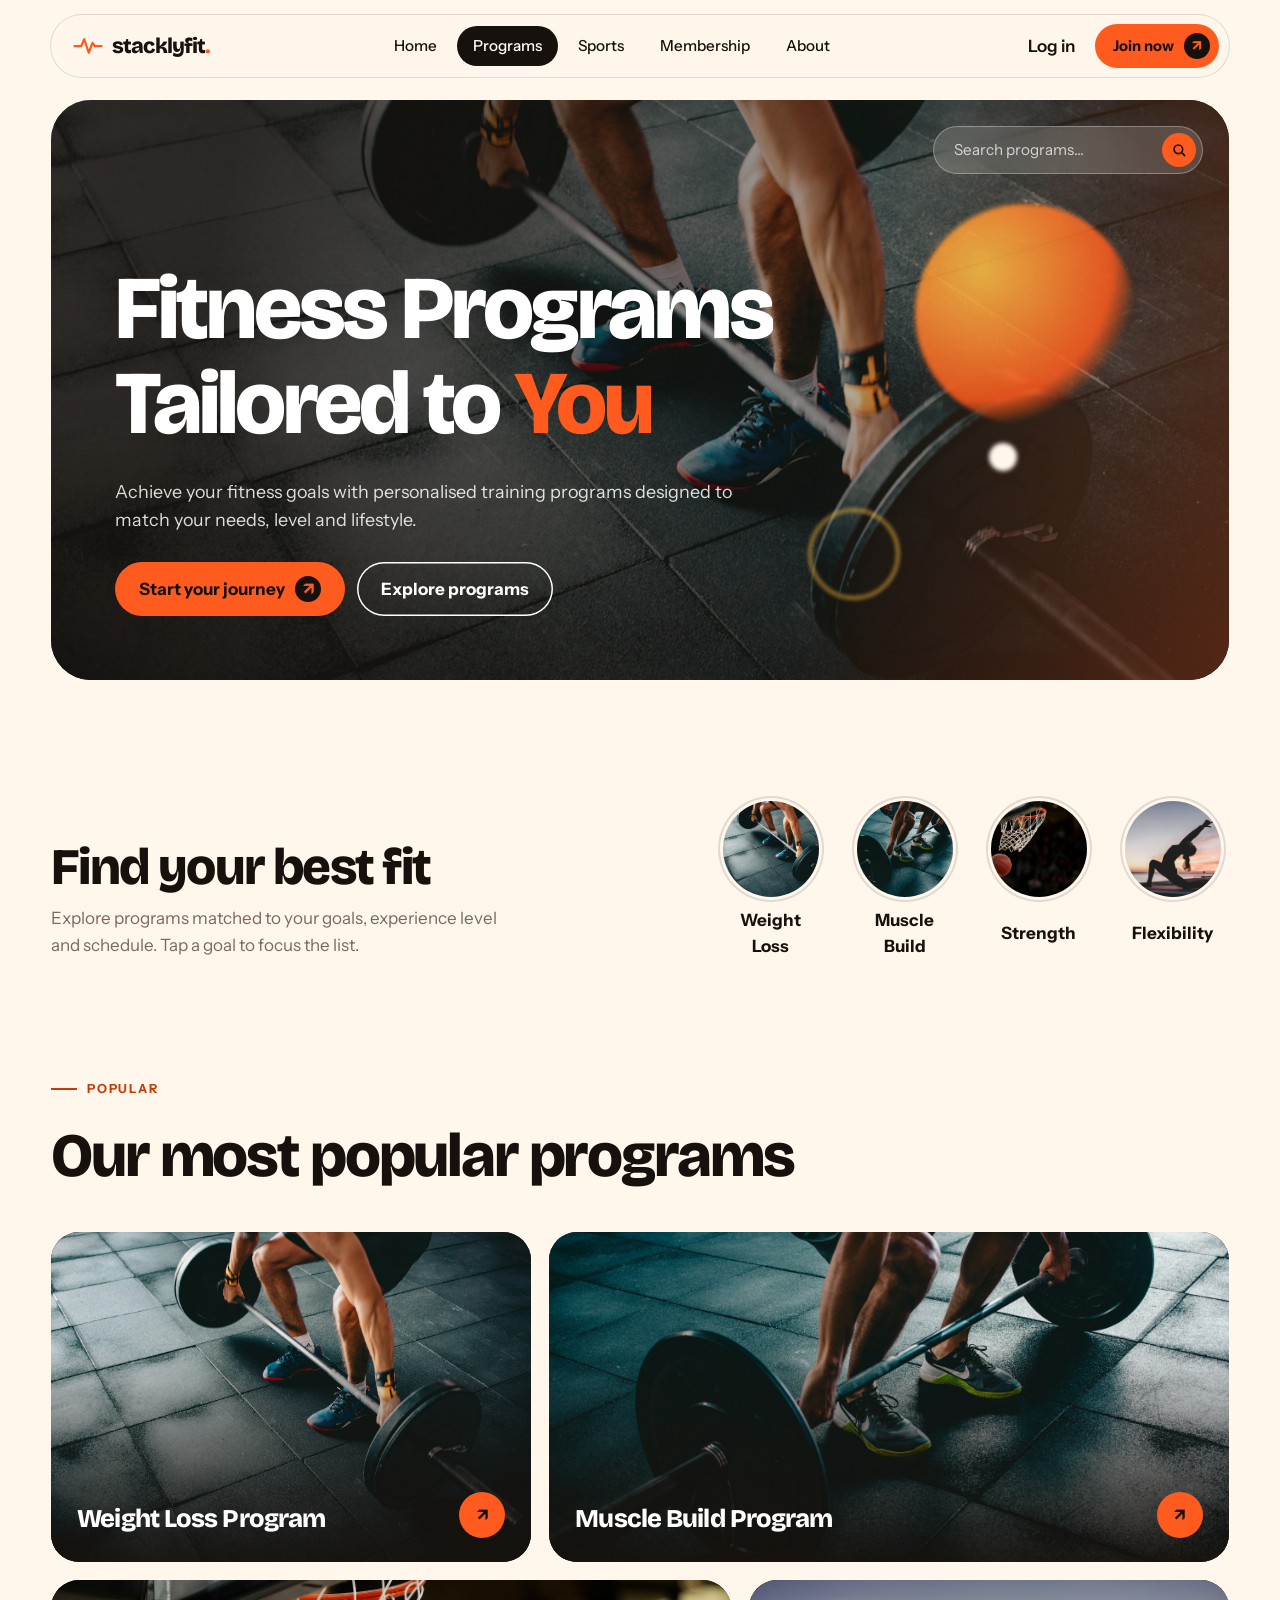
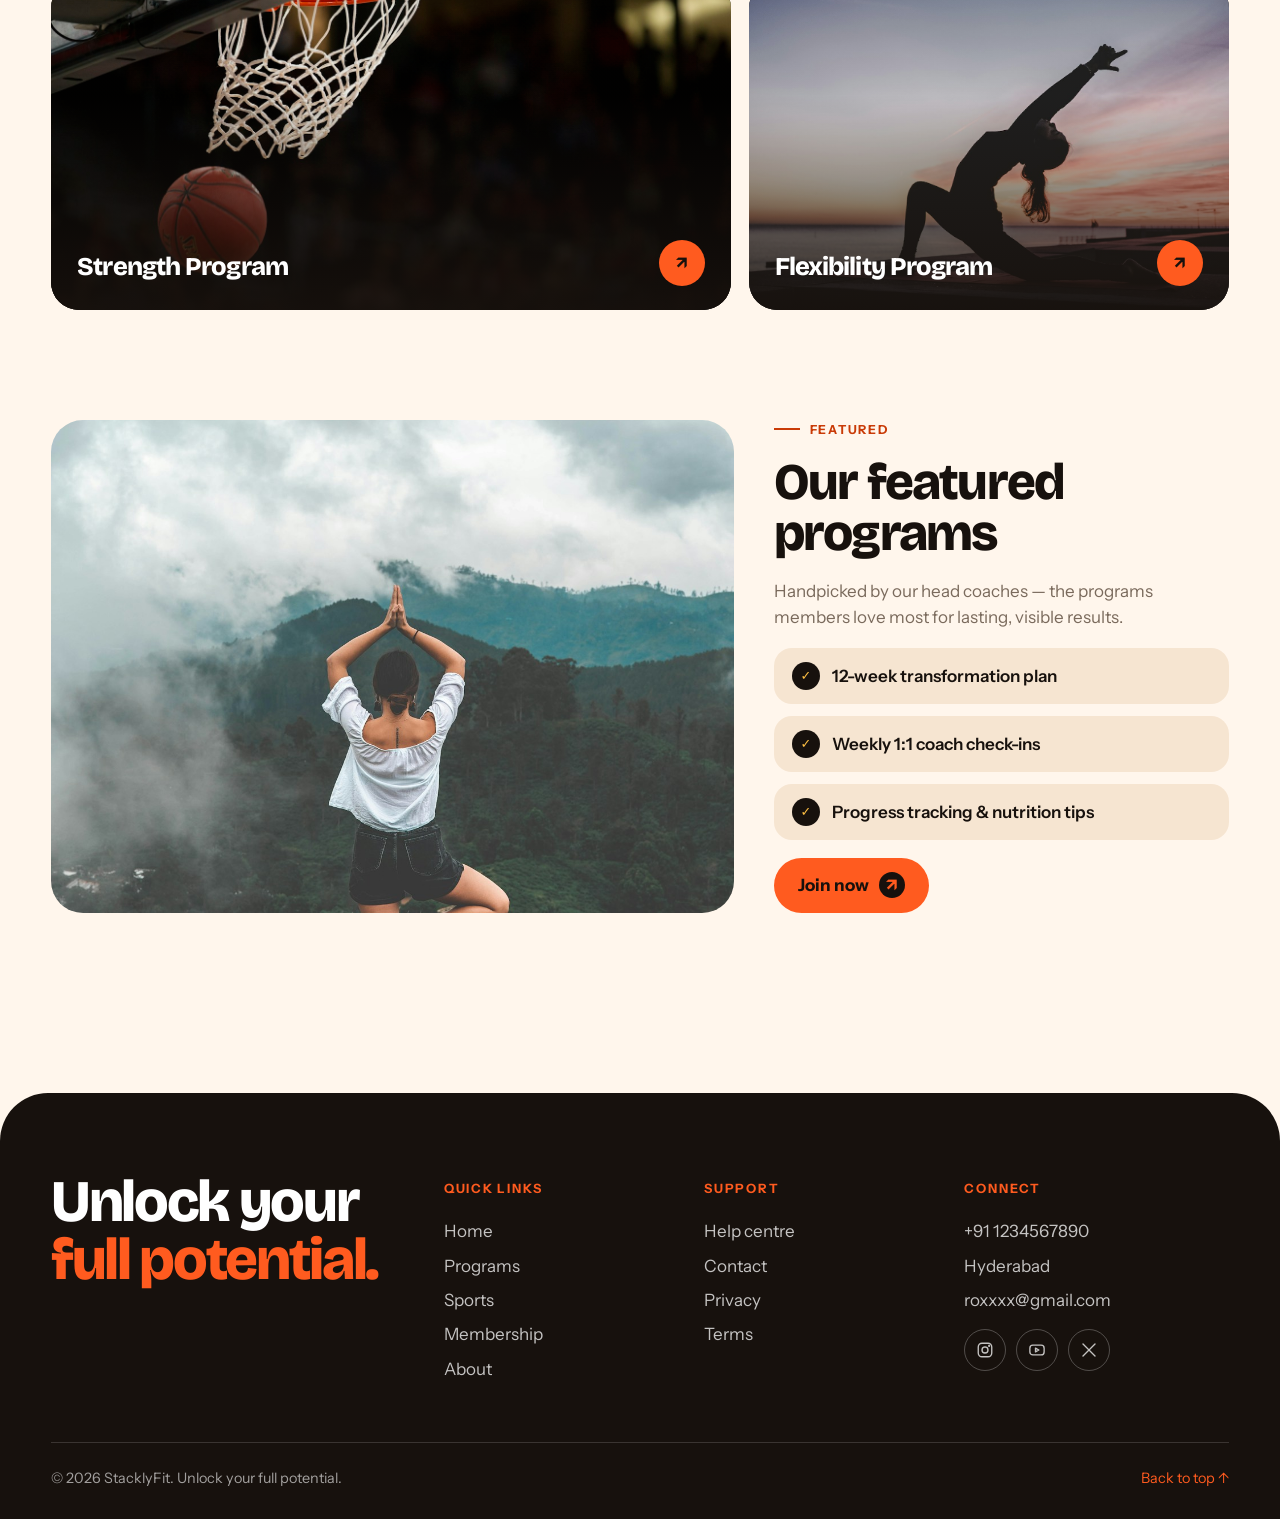
<file: programs.html>
<!DOCTYPE html>
<html lang="en">
<head>
<meta charset="UTF-8"><meta name="viewport" content="width=device-width,initial-scale=1">
<meta name="theme-color" content="#17110D"><meta name="description" content="Personalised fitness programs for weight loss, muscle building, strength and flexibility.">
<title>Programs — StacklyFit</title>
<link rel="preconnect" href="https://fonts.googleapis.com"><link rel="preconnect" href="https://fonts.gstatic.com" crossorigin><link href="https://fonts.googleapis.com/css2?family=Bricolage+Grotesque:opsz,wght@12..96,500;12..96,800&family=Instrument+Sans:wght@400;500;600;700&display=swap" rel="stylesheet">
<link rel="stylesheet" href="styles.css">
</head>
<body>
<div class="progress" aria-hidden="true"></div>
<div class="curtain" aria-hidden="true"><svg viewBox="0 0 320 60"><path d="M0 30h90l16-26 26 52 20-40 14 14h154"/></svg><b>StacklyFit</b></div>
<header class="site-header"><div class="bar">
<a class="brand" href="index.html" aria-label="StacklyFit home"><svg viewBox="0 0 40 24" aria-hidden="true"><path d="M2 12h9l4-9 6 18 5-13 3 4h9"/></svg><span>stacklyfit<i>.</i></span></a>
<nav id="nav"><a href="index.html">Home</a><a href="programs.html" class=on>Programs</a><a href="sports.html">Sports</a><a href="membership.html">Membership</a><a href="about.html">About</a></nav>
<div class="acts"><a class="login" href="login.html">Log in</a><a class="btn sm join" href="login.html#signup">Join now <b>↗</b></a><button class="burger" id="burger" aria-label="Menu">☰</button></div>
</div></header>
<main>
<section class="hero sub"><div class="wrap"><div class="hero-card">
<img class="bg" data-par src="assets/images/hiit-training.jpg" alt="High-intensity functional fitness workout" style="object-position:center 35%" fetchpriority="high">
<i class="orb o1"></i><i class="orb o2"></i><i class="orb o3"></i>
<form class="hsearch" action="programs.html" role="search"><input type="search" name="q" placeholder="Search programs…" aria-label="Search programs"><button aria-label="Search"><svg viewBox="0 0 24 24"><circle cx="11" cy="11" r="6.5"/><path d="M16 16l4.5 4.5"/></svg></button></form>
<div class="hero-copy"><h1 aria-label="Fitness Programs Tailored to You"><span class="line"><span style="--i:0">Fitness Programs</span></span><span class="line"><span style="--i:1">Tailored to <em>You</em></span></span></h1>
<p class="lead fade" style="--i:0">Achieve your fitness goals with personalised training programs designed to match your needs, level and lifestyle.</p>
<div class="row fade" style="--i:1"><a class="btn magnet" href="login.html#signup">Start your journey <b>↗</b></a><a class="btn ghost" href="programs.html">Explore programs</a></div></div>

</div></div></section>

<section><div class="wrap"><div class="fit">
<div class="t"><span class="eyebrow rv">Find your best fit</span><h2 class="rv" style="--d:.08s">Find your best fit</h2><p class="rv" style="--d:.16s">Explore programs matched to your goals, experience level and schedule. Tap a goal to focus the list.</p></div>
<div class="cats"><button class="cat rv s" style="--d:0.0s" data-f="wl" aria-label="Filter Weight Loss"><span class="c"><img src="assets/images/hiit-training.jpg" alt="" loading="lazy"></span><span>Weight Loss</span></button><button class="cat rv s" style="--d:0.1s" data-f="mg" aria-label="Filter Muscle Build"><span class="c"><img src="assets/images/hero-strength.jpg" alt="" loading="lazy"></span><span>Muscle Build</span></button><button class="cat rv s" style="--d:0.2s" data-f="st" aria-label="Filter Strength"><span class="c"><img src="assets/images/basketball.jpg" alt="" loading="lazy"></span><span>Strength</span></button><button class="cat rv s" style="--d:0.30000000000000004s" data-f="fl" aria-label="Filter Flexibility"><span class="c"><img src="assets/images/flexibility.jpg" alt="" loading="lazy"></span><span>Flexibility</span></button></div></div></div></section>

<section id="popular" style="padding-top:20px"><div class="wrap">
<div class="head"><div class="rv"><span class="eyebrow">Popular</span><h2 style="margin-top:14px">Our most popular programs</h2></div></div>
<div class="pgrid"><article class="pc rv" style="--d:0.0s" data-c="wl" tabindex="0"><img src="assets/images/hiit-training.jpg" alt="" loading="lazy"><div><span><h3>Weight Loss Program</h3><p>Burn calories, boost metabolism and reach your ideal weight with a structured plan.</p></span><a class="arrow" href="login.html#signup" aria-label="Join Weight Loss Program">↗</a></div></article><article class="pc rv" style="--d:0.1s" data-c="mg" tabindex="0"><img src="assets/images/hero-strength.jpg" alt="" loading="lazy"><div><span><h3>Muscle Build Program</h3><p>Build lean muscle, increase strength and transform your physique with expert guidance.</p></span><a class="arrow" href="login.html#signup" aria-label="Join Muscle Build Program">↗</a></div></article><article class="pc rv" style="--d:0.2s" data-c="st" tabindex="0"><img src="assets/images/basketball.jpg" alt="" loading="lazy"><div><span><h3>Strength Program</h3><p>Progressive overload training to build raw power, stability and lasting confidence.</p></span><a class="arrow" href="login.html#signup" aria-label="Join Strength Program">↗</a></div></article><article class="pc rv" style="--d:0.30000000000000004s" data-c="fl" tabindex="0"><img src="assets/images/flexibility.jpg" alt="" loading="lazy"><div><span><h3>Flexibility Program</h3><p>Improve mobility, posture and recovery with guided stretching and yoga flows.</p></span><a class="arrow" href="login.html#signup" aria-label="Join Flexibility Program">↗</a></div></article></div><p class="nores">No programs match your search yet — try “strength” or “yoga”.</p>
</div></section>

<section style="padding-top:20px"><div class="wrap"><div class="featured">
<div class="fimg rv l"><img src="assets/images/yoga.jpg" alt="Yoga practice in a calm studio" loading="lazy" style="object-position:center 30%"></div>
<div class="ftxt"><span class="eyebrow rv">Featured</span><h2 class="rv" style="--d:.08s">Our featured programs</h2><p class="rv" style="--d:.14s">Handpicked by our head coaches — the programs members love most for lasting, visible results.</p>
<ul class="flist"><li class="rv" style="--d:.2s"><span>✓</span>12-week transformation plan</li><li class="rv" style="--d:.28s"><span>✓</span>Weekly 1:1 coach check-ins</li><li class="rv" style="--d:.36s"><span>✓</span>Progress tracking &amp; nutrition tips</li></ul>
<div class="rv" style="--d:.44s"><a class="btn magnet" href="login.html#signup">Join now <b>↗</b></a></div></div>
</div></div></section>
</main>
<footer><div class="wrap">
<div class="fg">
<div class="big rv">Unlock your <em>full potential.</em></div>
<div class="rv" style="--d:.1s"><h4>Quick links</h4><a href="index.html">Home</a><a href="programs.html">Programs</a><a href="sports.html">Sports</a><a href="membership.html">Membership</a><a href="about.html">About</a></div>
<div class="rv" style="--d:.2s"><h4>Support</h4><a href="mailto:roxxxx@gmail.com">Help centre</a><a href="mailto:roxxxx@gmail.com">Contact</a><a href="#">Privacy</a><a href="#">Terms</a></div>
<div class="rv" style="--d:.3s"><h4>Connect</h4><a href="tel:+911234567890">+91 1234567890</a><a href="#">Hyderabad</a><a href="mailto:roxxxx@gmail.com">roxxxx@gmail.com</a><div class="soc"><a href="#" aria-label="Instagram"><svg viewBox="0 0 24 24"><rect x="3" y="3" width="18" height="18" rx="5"/><circle cx="12" cy="12" r="4"/><circle cx="17.5" cy="6.5" r=".6"/></svg></a><a href="#" aria-label="YouTube"><svg viewBox="0 0 24 24"><rect x="2.5" y="5.5" width="19" height="13" rx="4"/><path d="M10 9.5v5l4.5-2.5z"/></svg></a><a href="#" aria-label="X"><svg viewBox="0 0 24 24"><path d="M4 4l16 16M20 4L4 20"/></svg></a></div></div>
</div>
<div class="copy"><span>© 2026 StacklyFit. Unlock your full potential.</span><a href="#">Back to top ↑</a></div>
</div></footer>
<div class="toast" id="toast" role="status"></div>
<script src="script.js"></script>
</body></html>
</file>
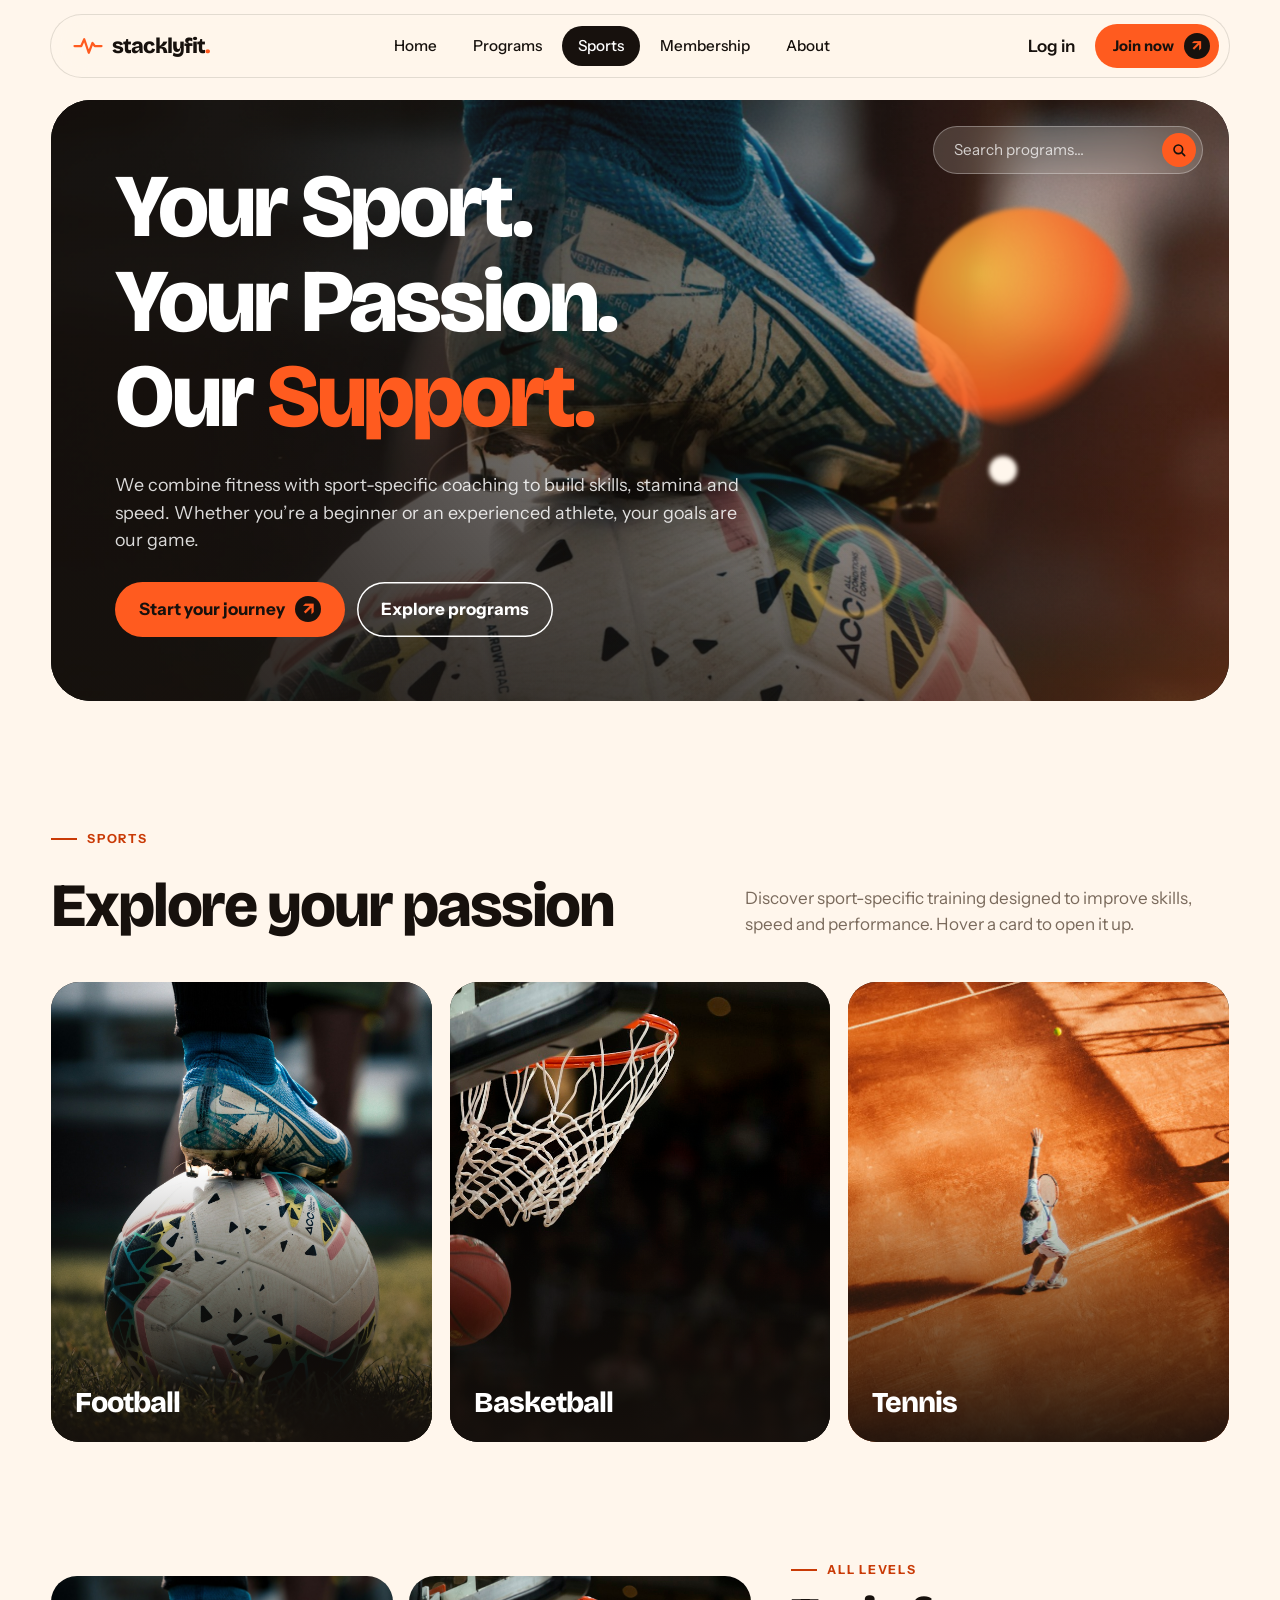
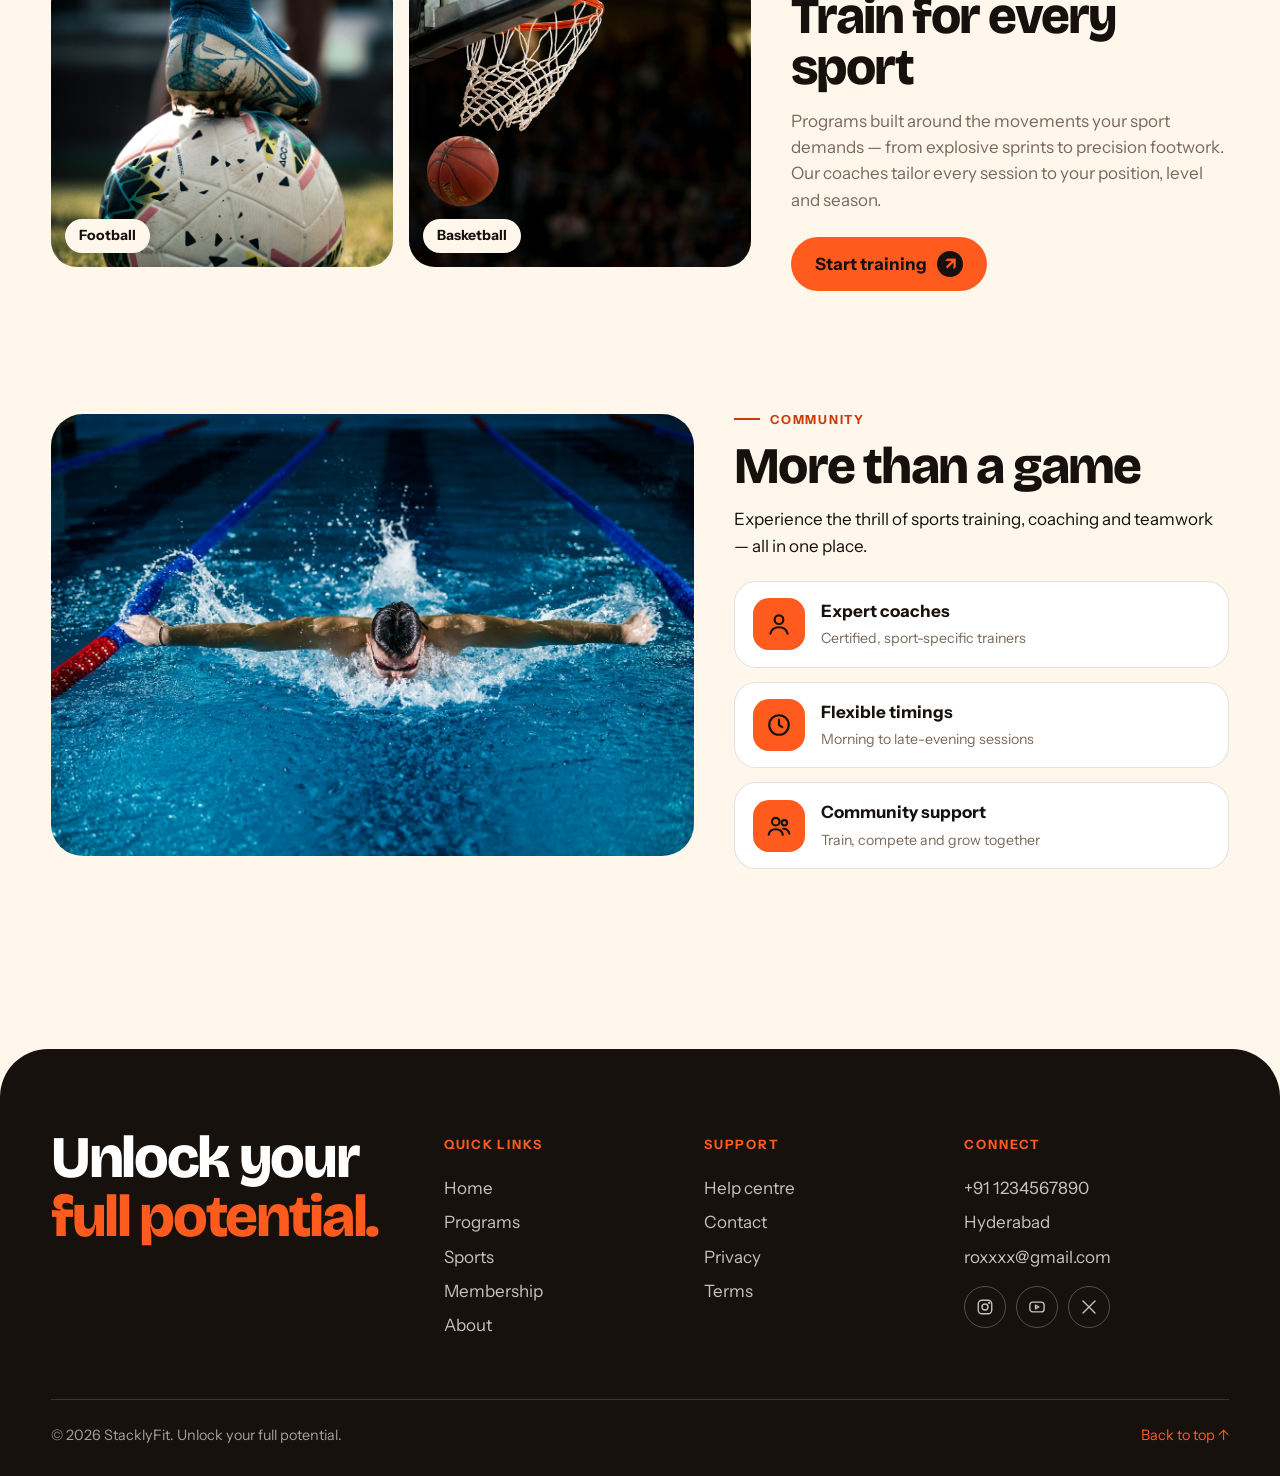
<file: sports.html>
<!DOCTYPE html>
<html lang="en">
<head>
<meta charset="UTF-8"><meta name="viewport" content="width=device-width,initial-scale=1">
<meta name="theme-color" content="#17110D"><meta name="description" content="Sport-specific coaching for football, basketball, tennis and more.">
<title>Sports — StacklyFit</title>
<link rel="preconnect" href="https://fonts.googleapis.com"><link rel="preconnect" href="https://fonts.gstatic.com" crossorigin><link href="https://fonts.googleapis.com/css2?family=Bricolage+Grotesque:opsz,wght@12..96,500;12..96,800&family=Instrument+Sans:wght@400;500;600;700&display=swap" rel="stylesheet">
<link rel="stylesheet" href="styles.css">
</head>
<body>
<div class="progress" aria-hidden="true"></div>
<div class="curtain" aria-hidden="true"><svg viewBox="0 0 320 60"><path d="M0 30h90l16-26 26 52 20-40 14 14h154"/></svg><b>StacklyFit</b></div>
<header class="site-header"><div class="bar">
<a class="brand" href="index.html" aria-label="StacklyFit home"><svg viewBox="0 0 40 24" aria-hidden="true"><path d="M2 12h9l4-9 6 18 5-13 3 4h9"/></svg><span>stacklyfit<i>.</i></span></a>
<nav id="nav"><a href="index.html">Home</a><a href="programs.html">Programs</a><a href="sports.html" class=on>Sports</a><a href="membership.html">Membership</a><a href="about.html">About</a></nav>
<div class="acts"><a class="login" href="login.html">Log in</a><a class="btn sm join" href="login.html#signup">Join now <b>↗</b></a><button class="burger" id="burger" aria-label="Menu">☰</button></div>
</div></header>
<main>
<section class="hero sub"><div class="wrap"><div class="hero-card">
<img class="bg" data-par src="assets/images/football.jpg" alt="Football players training" style="object-position:center 25%" fetchpriority="high">
<i class="orb o1"></i><i class="orb o2"></i><i class="orb o3"></i>
<form class="hsearch" action="programs.html" role="search"><input type="search" name="q" placeholder="Search programs…" aria-label="Search programs"><button aria-label="Search"><svg viewBox="0 0 24 24"><circle cx="11" cy="11" r="6.5"/><path d="M16 16l4.5 4.5"/></svg></button></form>
<div class="hero-copy"><h1 aria-label="Your Sport. Your Passion. Our Support."><span class="line"><span style="--i:0">Your Sport.</span></span><span class="line"><span style="--i:1">Your Passion.</span></span><span class="line"><span style="--i:2">Our <em>Support.</em></span></span></h1>
<p class="lead fade" style="--i:0">We combine fitness with sport-specific coaching to build skills, stamina and speed. Whether you’re a beginner or an experienced athlete, your goals are our game.</p>
<div class="row fade" style="--i:1"><a class="btn magnet" href="login.html#signup">Start your journey <b>↗</b></a><a class="btn ghost" href="programs.html">Explore programs</a></div></div>

</div></div></section>

<section><div class="wrap">
<div class="head"><div class="rv"><span class="eyebrow">Sports</span><h2 style="margin-top:14px">Explore your passion</h2></div><p class="rv" style="--d:.1s">Discover sport-specific training designed to improve skills, speed and performance. Hover a card to open it up.</p></div>
<div class="sgrid"><a class="sport rv s" style="--d:0.0s" href="login.html#signup"><img src="assets/images/football.jpg" alt="Football" loading="lazy" style="object-position:center 30%"><div><h3>Football</h3><small>Speed, stamina and team tactics</small></div></a><a class="sport rv s" style="--d:0.12s" href="login.html#signup"><img src="assets/images/basketball.jpg" alt="Basketball" loading="lazy" style="object-position:center"><div><h3>Basketball</h3><small>Agility, vertical and ball skills</small></div></a><a class="sport rv s" style="--d:0.24s" href="login.html#signup"><img src="assets/images/tennis.jpg" alt="Tennis" loading="lazy" style="object-position:center"><div><h3>Tennis</h3><small>Footwork, power and precision</small></div></a></div></div></section>

<section style="padding-top:20px"><div class="wrap"><div class="every">
<div class="imgs"><figure class="rv l"><img src="assets/images/football.jpg" alt="Football training" loading="lazy" style="object-position:center 30%"><figcaption>Football</figcaption></figure><figure class="rv l" style="--d:.12s"><img src="assets/images/basketball.jpg" alt="Basketball training" loading="lazy"><figcaption>Basketball</figcaption></figure></div>
<div><span class="eyebrow rv">All levels</span><h2 class="rv" style="--d:.08s">Train for every sport</h2><p class="rv" style="--d:.16s">Programs built around the movements your sport demands — from explosive sprints to precision footwork. Our coaches tailor every session to your position, level and season.</p><a class="btn magnet rv" style="--d:.24s" href="login.html#signup">Start training <b>↗</b></a></div>
</div></div></section>

<section style="padding-top:20px"><div class="wrap"><div class="game">
<div class="gimg rv l"><img src="assets/images/swimming.jpg" alt="Swimmer training in a pool" loading="lazy"></div>
<div><span class="eyebrow rv">Community</span><h2 class="rv" style="--d:.08s">More than a game</h2><p class="rv" style="--d:.14s">Experience the thrill of sports training, coaching and teamwork — all in one place.</p>
<div class="icons3">
<div class="ic rv" style="--d:.2s"><span class="i"><svg viewBox="0 0 24 24"><circle cx="12" cy="8" r="4"/><path d="M4 21c1-4 4-6 8-6s7 2 8 6"/></svg></span><div><b>Expert coaches</b><small>Certified, sport-specific trainers</small></div></div>
<div class="ic rv" style="--d:.28s"><span class="i"><svg viewBox="0 0 24 24"><circle cx="12" cy="12" r="9"/><path d="M12 7v5l3 2"/></svg></span><div><b>Flexible timings</b><small>Morning to late-evening sessions</small></div></div>
<div class="ic rv" style="--d:.36s"><span class="i"><svg viewBox="0 0 24 24"><circle cx="9" cy="8" r="3.5"/><circle cx="17" cy="9" r="2.5"/><path d="M2.5 20c.6-3.4 3.2-5 6.5-5s5.9 1.6 6.5 5M16 14.5c3 0 4.8 1.4 5.5 4.5"/></svg></span><div><b>Community support</b><small>Train, compete and grow together</small></div></div>
</div></div></div></div></section>
</main>
<footer><div class="wrap">
<div class="fg">
<div class="big rv">Unlock your <em>full potential.</em></div>
<div class="rv" style="--d:.1s"><h4>Quick links</h4><a href="index.html">Home</a><a href="programs.html">Programs</a><a href="sports.html">Sports</a><a href="membership.html">Membership</a><a href="about.html">About</a></div>
<div class="rv" style="--d:.2s"><h4>Support</h4><a href="mailto:roxxxx@gmail.com">Help centre</a><a href="mailto:roxxxx@gmail.com">Contact</a><a href="#">Privacy</a><a href="#">Terms</a></div>
<div class="rv" style="--d:.3s"><h4>Connect</h4><a href="tel:+911234567890">+91 1234567890</a><a href="#">Hyderabad</a><a href="mailto:roxxxx@gmail.com">roxxxx@gmail.com</a><div class="soc"><a href="#" aria-label="Instagram"><svg viewBox="0 0 24 24"><rect x="3" y="3" width="18" height="18" rx="5"/><circle cx="12" cy="12" r="4"/><circle cx="17.5" cy="6.5" r=".6"/></svg></a><a href="#" aria-label="YouTube"><svg viewBox="0 0 24 24"><rect x="2.5" y="5.5" width="19" height="13" rx="4"/><path d="M10 9.5v5l4.5-2.5z"/></svg></a><a href="#" aria-label="X"><svg viewBox="0 0 24 24"><path d="M4 4l16 16M20 4L4 20"/></svg></a></div></div>
</div>
<div class="copy"><span>© 2026 StacklyFit. Unlock your full potential.</span><a href="#">Back to top ↑</a></div>
</div></footer>
<div class="toast" id="toast" role="status"></div>
<script src="script.js"></script>
</body></html>
</file>
<file: styles.css>
/* ==========================================================
   StacklyFit — Ember & Cream theme
   ========================================================== */
:root {
  --ink: #17110D;
  --ink2: #261C16;
  --ink3: #382A21;
  --paper: #FFF6EC;
  --sand: #F6E5D1;
  --card: #fff;
  --ember: #FF5B1F;
  --ember-d: #C93A06;
  /* accent used for text on light backgrounds */
  --gold: #FFC043;
  --mute: #7A6A5C;
  --line: rgba(23, 17, 13, .12);
  --r: 28px;
  --ease: cubic-bezier(.2, .8, .2, 1);
  --spring: cubic-bezier(.34, 1.56, .64, 1)
}

* { box-sizing: border-box; margin: 0 }
html { scroll-behavior: smooth; overflow-x: clip }
body {
  font: 400 17px/1.55 'Instrument Sans', system-ui, sans-serif;
  background: var(--paper); color: var(--ink); overflow-x: clip
}
h1, h2, h3, .display {
  font-family: 'Bricolage Grotesque', sans-serif; font-weight: 800;
  letter-spacing: -.035em; line-height: 1
}
a { color: inherit; text-decoration: none }
img { display: block; max-width: 100% }
button { font: inherit; color: inherit; cursor: pointer }
:focus-visible { outline: 3px solid var(--ember); outline-offset: 3px }
.wrap { width: min(1240px, 92vw); margin-inline: auto }
section { padding: 90px 0; position: relative }
.eyebrow {
  display: inline-flex; align-items: center; gap: 10px; font-weight: 700; font-size: .78rem;
  letter-spacing: .14em; text-transform: uppercase; color: var(--ember-d)
}
.eyebrow::before { content: ""; width: 26px; height: 2px; background: currentColor; transform-origin: left; animation: grow 1s var(--ease) both }
@keyframes grow { from { transform: scaleX(0) } }

/* ---------- scroll progress ---------- */
.progress {
  position: fixed; inset: 0 0 auto 0; height: 4px; z-index: 120; background: linear-gradient(90deg, var(--ember), var(--gold));
  transform: scaleX(0); transform-origin: left
}

/* ---------- preloader ---------- */
.curtain {
  position: fixed; inset: 0; background: var(--ink); z-index: 110; display: grid; place-items: center;
  animation: curtain 1s .95s var(--ease) forwards
}
.curtain svg { width: min(320px, 60vw); overflow: visible }
.curtain path {
  stroke: var(--ember); stroke-width: 3; fill: none; stroke-linecap: round; stroke-linejoin: round;
  stroke-dasharray: 420; stroke-dashoffset: 420; animation: draw .9s ease forwards
}
.curtain b {
  position: absolute; bottom: 12vh; color: var(--paper); font: 800 1rem 'Bricolage Grotesque'; letter-spacing: .3em; text-transform: uppercase;
  opacity: 0; animation: fadein .6s .3s forwards
}
@keyframes draw { to { stroke-dashoffset: 0 } }
@keyframes curtain { to { transform: translateY(-101%); visibility: hidden } }

/* ---------- header ---------- */
.site-header { position: fixed; top: 14px; left: 0; right: 0; z-index: 90; display: flex; justify-content: center; pointer-events: none }
.bar {
  pointer-events: auto; width: min(1180px, 94vw); display: flex; align-items: center; justify-content: space-between; gap: 20px;
  padding: 9px 10px 9px 22px; border-radius: 999px; background: rgba(255, 246, 236, .78);
  backdrop-filter: blur(16px) saturate(1.4); -webkit-backdrop-filter: blur(16px) saturate(1.4);
  border: 1px solid var(--line); transition: .45s var(--ease)
}
.scrolled .bar { background: rgba(23, 17, 13, .9); color: #fff; border-color: transparent; box-shadow: 0 14px 40px rgba(23, 17, 13, .25) }
.brand { display: inline-flex; align-items: center; gap: 9px; font: 800 1.35rem 'Bricolage Grotesque'; letter-spacing: -.04em }
.brand svg { width: 30px; height: 20px; fill: none; stroke: var(--ember); stroke-width: 3; stroke-linecap: round; stroke-linejoin: round; stroke-dasharray: 120; animation: beat 2.6s ease-in-out infinite }
@keyframes beat { 0% { stroke-dashoffset: 120 } 45%, 100% { stroke-dashoffset: 0 } }
.brand i { color: var(--ember); font-style: normal }
nav { display: flex; gap: 4px }
nav a { position: relative; padding: 8px 16px; border-radius: 999px; font-weight: 500; font-size: .95rem; transition: .3s var(--ease) }
nav a:hover { background: rgba(127, 127, 127, .18) }
nav a.on { background: var(--ink); color: #fff }
.scrolled nav a.on { background: var(--ember); color: var(--ink) }
.acts { display: flex; gap: 6px; align-items: center }
.acts .login { padding: 8px 14px; font-weight: 600 }
.burger { display: none; background: none; border: 0; font-size: 1.6rem }

/* ---------- buttons ---------- */
.btn {
  display: inline-flex; align-items: center; gap: 10px; padding: 14px 24px; border-radius: 999px; background: var(--ember); color: var(--ink);
  font-weight: 700; border: 0; position: relative; overflow: hidden; isolation: isolate; transition: transform .35s var(--ease), box-shadow .35s; white-space: nowrap
}
.btn::before {
  content: ""; position: absolute; inset: 0; background: var(--ink); transform: translateY(101%); transition: transform .5s var(--ease); z-index: -1
}
.btn:hover { color: #fff; box-shadow: 0 12px 30px rgba(255, 91, 31, .35) }
.btn:hover::before { transform: none }
.btn b { display: grid; place-items: center; width: 26px; height: 26px; border-radius: 50%; background: var(--ink); color: var(--ember); transition: transform .45s var(--ease), background .3s }
.btn:hover b { transform: rotate(45deg) }
.btn.sm { padding: 9px 9px 9px 18px; font-size: .92rem }
.btn.ghost { background: transparent; color: inherit; box-shadow: inset 0 0 0 1.5px currentColor }
.btn.ghost:hover { color: #fff }
.btn.light { background: var(--paper) }
.btn.light::before { background: var(--ember) }
.btn.light:hover { color: var(--ink) }
.btn.light b { background: var(--ember); color: var(--ink) }
.go { display: inline-flex; align-items: center; gap: 8px; font-weight: 700; color: var(--ember-d) }
.go b { transition: transform .35s var(--ease) }
.go:hover b { transform: translateX(6px) }
.dark .go, .on-dark .go { color: var(--ember) }

/* ---------- hero ---------- */
.hero { padding: 100px 0 30px }
.hero-card {
  position: relative; border-radius: 40px; overflow: hidden; min-height: min(86svh, 760px); color: #fff; background: var(--ink);
  display: flex; align-items: flex-end; padding: clamp(28px, 5vw, 64px); isolation: isolate
}
.hero.sub .hero-card { min-height: min(68svh, 580px) }
.hero-card>img.bg {
  position: absolute; inset: -6% 0; width: 100%; height: 112%; object-fit: cover; z-index: -3; animation: kb 18s ease-in-out infinite alternate; will-change: transform
}
@keyframes kb { from { scale: 1.02 } to { scale: 1.14 } }
.hero-card::after {
  content: ""; position: absolute; inset: 0; z-index: -2;
  background: linear-gradient(100deg, rgba(23, 17, 13, .88) 15%, rgba(23, 17, 13, .35) 65%, rgba(255, 91, 31, .28)), linear-gradient(0deg, rgba(23, 17, 13, .55), transparent 50%)
}
.orb { position: absolute; border-radius: 50%; z-index: -1; filter: blur(2px); pointer-events: none }
.orb.o1 { width: 220px; height: 220px; right: 8%; top: 18%; background: radial-gradient(circle at 30% 30%, var(--gold), var(--ember) 60%, transparent 72%); opacity: .85; animation: float 9s ease-in-out infinite }
.orb.o2 { width: 90px; height: 90px; right: 28%; bottom: 14%; border: 2px solid var(--gold); animation: float 7s -2s ease-in-out infinite reverse }
.orb.o3 { width: 28px; height: 28px; right: 18%; bottom: 36%; background: var(--paper); animation: float 5s -1s ease-in-out infinite }
@keyframes float { 50% { transform: translate(-18px, -26px) rotate(12deg) } }
.hero-copy { max-width: 720px }
.hero h1 { font-size: clamp(2.9rem, 7vw, 6.2rem); line-height: .96 }
.hero h1 em { font-style: normal; color: var(--ember) }
.line { display: block; overflow: hidden; padding-bottom: .1em }
.line>span { display: inline-block; transform: translateY(112%); animation: up 1s var(--ease) forwards; animation-delay: calc(1.5s + var(--i) * .12s) }
@keyframes up { to { transform: none } }
.fade { opacity: 0; transform: translateY(24px); animation: fadein .9s var(--ease) forwards; animation-delay: calc(1.8s + var(--i, 0) * .12s) }
@keyframes fadein { to { opacity: 1; transform: none } }
.lead { max-width: 52ch; margin: 22px 0 28px; font-size: 1.12rem; color: rgba(255, 255, 255, .85) }
.row { display: flex; gap: 12px; flex-wrap: wrap }
.hero .btn.ghost { color: #fff }
.hsearch {
  position: absolute; top: 26px; right: 26px; display: flex; align-items: center; gap: 8px; padding: 6px 6px 6px 18px; border-radius: 999px;
  background: rgba(255, 246, 236, .16); backdrop-filter: blur(14px); -webkit-backdrop-filter: blur(14px); border: 1px solid rgba(255, 255, 255, .3);
  width: 270px; transition: width .5s var(--ease), background .3s; opacity: 0; animation: fadein .9s 2.1s forwards
}
.hsearch:focus-within { width: 340px; background: rgba(255, 246, 236, .3) }
.hsearch input { flex: 1; min-width: 0; background: none; border: 0; outline: 0; color: #fff; font: inherit; font-size: .95rem }
.hsearch input::placeholder { color: rgba(255, 255, 255, .75) }
.hsearch button { width: 34px; height: 34px; border-radius: 50%; border: 0; background: var(--ember); display: grid; place-items: center }
.hsearch svg { width: 16px; height: 16px; stroke: var(--ink); fill: none; stroke-width: 2.4; stroke-linecap: round }
.chip {
  position: absolute; right: clamp(24px, 5vw, 64px); bottom: clamp(24px, 5vw, 64px); background: var(--paper); color: var(--ink); border-radius: 22px; padding: 16px 22px; box-shadow: 0 20px 50px rgba(0, 0, 0, .3)
}
.chip b { display: block; font: 800 2rem/1 'Bricolage Grotesque'; letter-spacing: -.03em }
.chip small { color: var(--mute); font-weight: 500 }
.badge {
  position: absolute; right: clamp(24px, 5vw, 64px); bottom: 150px; width: 120px; height: 120px; display: grid; place-items: center
}
.badge svg { position: absolute; inset: 0; animation: spin 14s linear infinite }
.badge text { fill: #fff; font: 700 11.5px 'Instrument Sans'; letter-spacing: .12em }
.badge b { width: 54px; height: 54px; border-radius: 50%; background: var(--ember); color: var(--ink); display: grid; place-items: center; font-size: 1.3rem }
@keyframes spin { to { transform: rotate(360deg) } }

/* ---------- section heads ---------- */
.head { display: flex; justify-content: space-between; align-items: flex-end; gap: 30px; margin-bottom: 44px; flex-wrap: wrap }
.head h2, h2.big { font-size: clamp(2.2rem, 4.8vw, 4rem) }
.head p { max-width: 44ch; color: var(--mute) }
.head .eyebrow { margin-bottom: 14px }

/* ---------- marquee ---------- */
.marquee { background: var(--ember); color: var(--ink); overflow: hidden; padding: 18px 0; transform: rotate(-1.4deg); margin: 30px -2vw 20px; border-block: 3px solid var(--ink) }
.track { display: flex; gap: 34px; width: max-content; animation: marq 30s linear infinite; font: 800 clamp(1.4rem, 3vw, 2.3rem) 'Bricolage Grotesque'; text-transform: uppercase; letter-spacing: -.02em; align-items: center }
.track i { font-style: normal; font-size: 1.1rem }
.marquee:hover .track { animation-play-state: paused }
@keyframes marq { to { transform: translateX(-50%) } }

/* ---------- reveal ---------- */
.rv { opacity: 0; transform: translateY(44px); transition: opacity .9s var(--ease), transform .9s var(--ease); transition-delay: var(--d, 0s) }
.rv.l { transform: translateX(-60px) }
.rv.r { transform: translateX(60px) }
.rv.s { transform: scale(.92) }
.rv.in { opacity: 1; transform: none }
.rv.done { transition-delay: 0s; transition-duration: .9s, .35s }

/* ---------- program split (home) ---------- */
.split { display: grid; grid-template-columns: 1fr 1.05fr; gap: 22px; align-items: stretch }
.plist { display: grid; gap: 12px; align-content: start }
.prow { background: var(--ink); color: #fff; border-radius: 22px; border: 0; text-align: left; padding: 22px 26px; position: relative; overflow: hidden; transition: background .4s var(--ease), color .4s, transform .4s var(--ease) }
.prow:hover { transform: translateX(8px) }
.prow .top { display: flex; align-items: center; justify-content: space-between; gap: 16px }
.prow h3 { font-size: clamp(1.3rem, 2.2vw, 1.8rem) }
.prow .n { font: 700 .8rem 'Instrument Sans'; opacity: .55; letter-spacing: .1em; margin-right: 14px }
.prow .more { display: grid; grid-template-rows: 0fr; transition: grid-template-rows .55s var(--ease) }
.prow .more>div { overflow: hidden }
.prow p { padding-top: 12px; color: rgba(255, 255, 255, .75); max-width: 42ch }
.prow .go { margin-top: 12px; color: var(--ember) }
.prow .arr { width: 38px; height: 38px; border-radius: 50%; display: grid; place-items: center; background: rgba(255, 255, 255, .12); transition: .4s var(--ease); flex: none }
.prow.on { background: var(--ember); color: var(--ink) }
.prow.on p { color: rgba(23, 17, 13, .8) }
.prow.on .go { color: var(--ink) }
.prow.on .more { grid-template-rows: 1fr }
.prow.on .arr { background: var(--ink); color: var(--ember); transform: rotate(-45deg) }
.ppanel { position: relative; border-radius: 32px; overflow: hidden; min-height: 420px; background: var(--ink); color: #fff }
.pp { position: absolute; inset: 0; opacity: 0; visibility: hidden; transition: opacity .7s var(--ease), visibility .7s }
.pp.on { opacity: 1; visibility: visible }
.pp img { width: 100%; height: 100%; object-fit: cover; transform: scale(1.12); transition: transform 1.6s var(--ease) }
.pp.on img { transform: scale(1) }
.pp::after { content: ""; position: absolute; inset: 0; background: linear-gradient(0deg, rgba(23, 17, 13, .92) 10%, rgba(23, 17, 13, .1) 70%) }
.pp div { position: absolute; z-index: 2; left: 30px; right: 30px; bottom: 28px; transform: translateY(24px); transition: transform .8s .15s var(--ease) }
.pp.on div { transform: none }
.pp h3 { font-size: clamp(1.6rem, 3vw, 2.4rem); margin-bottom: 10px }
.pp p { color: rgba(255, 255, 255, .82); max-width: 46ch }

/* ---------- passion (home) ---------- */
.passion { display: grid; grid-template-columns: .9fr 1.4fr; gap: 50px; align-items: center }
.passion h2 { font-size: clamp(2.2rem, 4.6vw, 3.8rem); margin: 14px 0 16px }
.passion p { color: var(--mute); margin-bottom: 26px; max-width: 44ch }
.thumbs { display: grid; grid-template-columns: repeat(3, 1fr); gap: 16px }
.thumb { position: relative; border-radius: 26px; overflow: hidden; aspect-ratio: 3/4.2; background: var(--ink); display: block }
.thumb:nth-child(2) { margin-top: 44px }
.thumb img { width: 100%; height: 100%; object-fit: cover; transition: transform 1s var(--ease), filter .6s }
.thumb:hover img { transform: scale(1.1) rotate(1deg) }
.thumb span { position: absolute; left: 14px; bottom: 14px; background: var(--paper); color: var(--ink); font-weight: 700; padding: 7px 16px; border-radius: 99px; font-size: .9rem; transform: translateY(0); transition: .4s var(--ease) }
.thumb:hover span { background: var(--ember); transform: translateY(-6px) }

/* ---------- trainers ---------- */
.trainers { display: grid; grid-template-columns: 1.5fr 1fr; gap: 50px; align-items: center }
.tgrid { display: grid; grid-template-columns: repeat(2, 1fr); gap: 18px }
.coach { background: var(--card); border-radius: 26px; overflow: hidden; border: 1px solid var(--line); transition: box-shadow .4s, transform .35s var(--ease); transform-style: preserve-3d }
.coach:hover { box-shadow: 0 24px 50px rgba(23, 17, 13, .16) }
.coach .ph { aspect-ratio: 4/3.2; overflow: hidden; background: var(--sand) }
.coach img { width: 100%; height: 100%; object-fit: cover; object-position: top; transition: transform 1s var(--ease) }
.coach:hover img { transform: scale(1.08) }
.coach div.t { padding: 16px 20px 18px }
.coach h3 { font-size: 1.25rem; margin-bottom: 4px }
.coach small { display: block; color: var(--mute); font-size: .86rem }
.coach .rate { margin-top: 8px; font-weight: 700; font-size: .9rem; color: var(--ember-d) }
.trainers .txt h2 { font-size: clamp(2rem, 4vw, 3.2rem); margin: 14px 0 16px }
.trainers .txt p { color: var(--mute); margin-bottom: 26px }

/* ---------- plans ---------- */
.dark-sec { background: var(--ink); color: #fff; border-radius: 48px; margin-inline: 1.5vw }
.dark-sec .head p { color: rgba(255, 255, 255, .65) }
.dark-sec .eyebrow { color: var(--ember) }
.toggle { display: inline-flex; padding: 5px; border-radius: 99px; background: rgba(255, 255, 255, .1); position: relative }
.toggle button { position: relative; z-index: 1; background: none; border: 0; padding: 10px 20px; border-radius: 99px; font-weight: 600; color: rgba(255, 255, 255, .7); transition: color .3s }
.toggle button.on { color: var(--ink) }
.toggle .pill { position: absolute; top: 5px; bottom: 5px; left: 5px; border-radius: 99px; background: var(--ember); transition: left .5s var(--ease), width .5s var(--ease) }
.plans { display: grid; grid-template-columns: repeat(3, 1fr); gap: 20px; align-items: center; max-width: 1080px; margin-inline: auto }
.plan {
  position: relative; background: var(--ink2); border: 1px solid rgba(255, 255, 255, .1); border-radius: 30px; padding: 34px 30px; display: flex; flex-direction: column; gap: 6px;
  transition: transform .5s var(--ease), border-color .4s, box-shadow .4s
}
.plan:hover { transform: translateY(-10px); border-color: var(--ember); box-shadow: 0 30px 60px rgba(255, 91, 31, .18) }
.plan h3 { font-size: 1.6rem }
.plan .price { font: 800 3.6rem/1 'Bricolage Grotesque'; letter-spacing: -.04em; margin: 12px 0 4px }
.plan .price small { font: 500 .95rem 'Instrument Sans'; letter-spacing: 0; opacity: .6 }
.plan>p { color: rgba(255, 255, 255, .65) }
.plan ul { list-style: none; padding: 0; margin: 18px 0 26px; display: grid; gap: 11px }
.plan li { display: flex; gap: 10px; align-items: flex-start; font-size: .96rem }
.plan li::before { content: ""; flex: none; width: 20px; height: 20px; margin-top: 2px; border-radius: 50%; background: var(--ember) url("data:image/svg+xml,%3Csvg xmlns='http://www.w3.org/2000/svg' viewBox='0 0 20 20'%3E%3Cpath d='M5.5 10.5l3 3 6-7' fill='none' stroke='%2317110D' stroke-width='2.2' stroke-linecap='round' stroke-linejoin='round'/%3E%3C/svg%3E") center/contain }
.plan .btn { margin-top: auto; justify-content: center }
.plan.pop { background: linear-gradient(160deg, #3b2418, var(--ink2) 60%); border-color: var(--ember); padding-block: 46px; transform: scale(1.04) }
.plan.pop:hover { transform: scale(1.04) translateY(-10px) }
.hot { position: absolute; top: -14px; left: 50%; transform: translateX(-50%); background: var(--gold); color: var(--ink); font-weight: 800; font-size: .74rem; letter-spacing: .1em; text-transform: uppercase; padding: 6px 16px; border-radius: 99px; animation: pulsey 2s ease-in-out infinite }
@keyframes pulsey { 50% { box-shadow: 0 0 0 10px rgba(255, 192, 67, .0), 0 0 0 0 rgba(255, 192, 67, .5); scale: 1.06 } }

/* ---------- testimonials ---------- */
.quotes { display: grid; grid-template-columns: repeat(3, 1fr); gap: 20px }
.quote { background: var(--sand); border-radius: 28px; padding: 30px; display: flex; flex-direction: column; gap: 16px; transition: transform .5s var(--ease), background .4s }
.quote:hover { transform: translateY(-8px) rotate(-.6deg); background: #fff }
.quote:nth-child(2) { background: var(--ember) }
.quote:nth-child(2) .who small { color: rgba(23, 17, 13, .7) }
.stars { color: var(--ember-d); letter-spacing: .15em; font-size: 1.1rem }
.quote:nth-child(2) .stars { color: var(--ink) }
.quote p { font-size: 1.05rem; flex: 1 }
.who { display: flex; align-items: center; gap: 12px }
.who img { width: 46px; height: 46px; border-radius: 50%; object-fit: cover; object-position: top }
.who small { color: var(--mute); display: block }

/* ---------- CTA ---------- */
.cta { background: var(--ember); border-radius: 44px; padding: clamp(36px, 6vw, 80px); display: flex; justify-content: space-between; align-items: center; gap: 30px; flex-wrap: wrap; position: relative; overflow: hidden }
.cta h2 { font-size: clamp(2rem, 4.6vw, 3.8rem); max-width: 16ch; position: relative }
.cta .btn { background: var(--ink); color: #fff; position: relative }
.cta .btn::before { background: var(--paper) }
.cta .btn:hover { color: var(--ink) }
.cta .btn b { background: var(--ember); color: var(--ink) }
.cta::before, .cta::after { content: ""; position: absolute; border-radius: 50%; border: 2px solid rgba(23, 17, 13, .2); animation: ring 6s ease-out infinite }
.cta::before { width: 340px; height: 340px; right: -60px; top: -120px }
.cta::after { width: 340px; height: 340px; right: -60px; top: -120px; animation-delay: 3s }
@keyframes ring { from { transform: scale(.5); opacity: 1 } to { transform: scale(1.8); opacity: 0 } }

/* ---------- programs page ---------- */
.fit { display: flex; gap: 40px; align-items: center; flex-wrap: wrap; justify-content: space-between }
.fit .t h2 { font-size: clamp(2rem, 4vw, 3.2rem); margin: 12px 0 12px }
.fit .t p { color: var(--mute); max-width: 42ch }
.cats { display: flex; gap: 22px; flex-wrap: wrap }
.cat { background: none; border: 0; display: grid; justify-items: center; gap: 10px; font-weight: 700; width: 112px }
.cat .c { width: 96px; height: 96px; border-radius: 50%; overflow: hidden; box-shadow: 0 0 0 3px var(--paper), 0 0 0 5px var(--line); transition: .5s var(--spring); position: relative }
.cat img { width: 100%; height: 100%; object-fit: cover; transition: transform .8s var(--ease) }
.cat:hover .c { transform: translateY(-8px) scale(1.08) }
.cat:hover img { transform: scale(1.2) }
.cat.on .c { box-shadow: 0 0 0 3px var(--paper), 0 0 0 6px var(--ember); transform: translateY(-6px) }
.cat.on span { color: var(--ember-d) }
.pgrid { display: grid; grid-template-columns: repeat(12, 1fr); gap: 18px }
.pc { position: relative; border-radius: 28px; overflow: hidden; min-height: 330px; background: var(--ink); color: #fff; grid-column: span 5; transition: opacity .5s, transform .6s var(--ease), filter .5s; display: flex; align-items: flex-end }
.pc:nth-child(2), .pc:nth-child(3) { grid-column: span 7 }
.pc img { position: absolute; inset: 0; width: 100%; height: 100%; object-fit: cover; transition: transform 1.2s var(--ease) }
.pc:hover img { transform: scale(1.08) }
.pc::after { content: ""; position: absolute; inset: 0; background: linear-gradient(0deg, rgba(23, 17, 13, .92), rgba(23, 17, 13, .05) 65%) }
.pc div { position: relative; z-index: 2; padding: 24px 26px; width: 100%; display: flex; align-items: flex-end; justify-content: space-between; gap: 16px }
.pc h3 { font-size: 1.6rem; margin-bottom: 6px }
.pc p { color: rgba(255, 255, 255, .78); font-size: .95rem; max-height: 0; opacity: 0; overflow: hidden; transition: max-height .6s var(--ease), opacity .5s }
.pc:hover p, .pc:focus-within p { max-height: 90px; opacity: 1 }
.pc .arrow { flex: none; width: 46px; height: 46px; border-radius: 50%; background: var(--ember); color: var(--ink); display: grid; place-items: center; font-weight: 800; transition: transform .45s var(--ease) }
.pc:hover .arrow { transform: rotate(45deg) scale(1.1) }
.pc.dim { opacity: .28; filter: grayscale(1); transform: scale(.975) }
.nores { display: none; margin-top: 20px; color: var(--mute) }
.featured { display: grid; grid-template-columns: 1.5fr 1fr; gap: 40px; align-items: stretch }
.fimg { border-radius: 32px; overflow: hidden; position: relative; min-height: 340px }
.fimg img { width: 100%; height: 100%; object-fit: cover; position: absolute; inset: 0; transition: transform 1.4s var(--ease) }
.fimg:hover img { transform: scale(1.06) }
.ftxt { display: flex; flex-direction: column; justify-content: center; gap: 18px }
.ftxt h2 { font-size: clamp(2rem, 4vw, 3.2rem) }
.ftxt p { color: var(--mute) }
.flist { display: grid; gap: 12px; list-style: none; padding: 0 }
.flist li { display: flex; gap: 12px; align-items: center; padding: 14px 18px; background: var(--sand); border-radius: 18px; font-weight: 600; transition: transform .4s var(--ease), background .3s }
.flist li:hover { transform: translateX(8px); background: var(--gold) }
.flist li span { width: 28px; height: 28px; border-radius: 50%; background: var(--ink); color: var(--gold); display: grid; place-items: center; font-size: .8rem; flex: none }

/* ---------- sports page ---------- */
.sgrid { display: grid; grid-template-columns: repeat(3, 1fr); gap: 18px; height: 460px }
.sport { position: relative; border-radius: 28px; overflow: hidden; background: var(--ink); color: #fff; display: flex; align-items: flex-end; transition: flex .6s var(--ease) }
.sgrid:hover .sport { opacity: .65 }
.sgrid .sport:hover { opacity: 1 }
.sport img { position: absolute; inset: 0; width: 100%; height: 100%; object-fit: cover; transition: transform 1.1s var(--ease) }
.sport:hover img { transform: scale(1.1) }
.sport::after { content: ""; position: absolute; inset: 0; background: linear-gradient(0deg, rgba(23, 17, 13, .9), transparent 60%) }
.sport div { position: relative; z-index: 2; padding: 24px; transition: transform .5s var(--ease) }
.sport h3 { font-size: 1.8rem }
.sport small { display: block; max-height: 0; opacity: 0; overflow: hidden; transition: .5s var(--ease); color: rgba(255, 255, 255, .8) }
.sport:hover small { max-height: 70px; opacity: 1; margin-top: 6px }
.every { display: grid; grid-template-columns: 1.6fr 1fr; gap: 40px; align-items: center }
.every .imgs { display: grid; grid-template-columns: 1fr 1fr; gap: 16px }
.every .imgs figure { margin: 0; position: relative; border-radius: 26px; overflow: hidden; aspect-ratio: 4/3.4 }
.every .imgs img { width: 100%; height: 100%; object-fit: cover; transition: transform 1s var(--ease) }
.every .imgs figure:hover img { transform: scale(1.08) }
.every figcaption { position: absolute; left: 14px; bottom: 14px; background: var(--paper); padding: 6px 14px; border-radius: 99px; font-weight: 700; font-size: .88rem }
.every h2 { font-size: clamp(2rem, 4vw, 3.2rem); margin: 12px 0 14px }
.every p { color: var(--mute); margin-bottom: 24px }
.game { display: grid; grid-template-columns: 1.3fr 1fr; gap: 40px; align-items: center }
.game .gimg { border-radius: 32px; overflow: hidden; aspect-ratio: 16/11 }
.game .gimg img { width: 100%; height: 100%; object-fit: cover; animation: kb 16s ease-in-out infinite alternate }
.game h2 { font-size: clamp(2rem, 4vw, 3.2rem); margin: 12px 0 14px }
.icons3 { display: grid; gap: 14px; margin-top: 22px }
.ic { display: flex; gap: 16px; align-items: center; padding: 16px 18px; border-radius: 22px; background: var(--card); border: 1px solid var(--line); transition: .45s var(--ease) }
.ic:hover { transform: translateX(10px); background: var(--ink); color: #fff }
.ic .i { width: 52px; height: 52px; border-radius: 16px; background: var(--ember); display: grid; place-items: center; flex: none; transition: transform .6s var(--spring) }
.ic:hover .i { transform: rotate(-12deg) scale(1.1) }
.ic svg { width: 26px; height: 26px; fill: none; stroke: var(--ink); stroke-width: 2; stroke-linecap: round; stroke-linejoin: round }
.ic b { display: block }
.ic small { color: var(--mute) }
.ic:hover small { color: rgba(255, 255, 255, .7) }

/* ---------- membership page ---------- */
.fam { display: grid; grid-template-columns: 1.1fr 1fr; gap: 40px; align-items: center }
.fam .fimg { min-height: 420px }
.fam .over { position: absolute; left: 22px; bottom: 22px; right: 22px; z-index: 2; background: rgba(23, 17, 13, .85); backdrop-filter: blur(10px); color: #fff; padding: 22px 26px; border-radius: 22px }
.fam .over h2 { font-size: 1.7rem; margin-bottom: 8px }
.fam .over p { color: rgba(255, 255, 255, .75); font-size: .95rem; margin-bottom: 14px }
.benefits { display: grid; gap: 14px }
.benefit { display: flex; gap: 16px; align-items: flex-start; padding: 18px 20px; border-radius: 22px; background: var(--card); border: 1px solid var(--line); transition: .45s var(--ease) }
.benefit:hover { transform: translateX(-10px); border-color: var(--ember); box-shadow: 0 16px 36px rgba(255, 91, 31, .14) }
.benefit .i { width: 44px; height: 44px; border-radius: 50%; background: var(--sand); display: grid; place-items: center; flex: none; font-weight: 800; color: var(--ember-d) }
.benefit b { display: block; font-size: 1.05rem }
.benefit small { color: var(--mute) }
.faq { max-width: 980px; margin: 0 auto }
.faqgrid { display: grid; grid-template-columns: 1fr 1fr; gap: 14px; align-items: start }
.q { background: var(--card); border-radius: 22px; border: 1px solid var(--line); transition: background .4s, color .4s, border-color .4s }
.q button { width: 100%; text-align: left; background: none; border: 0; padding: 18px 20px; display: flex; justify-content: space-between; align-items: center; gap: 14px; font-weight: 700 }
.q .pl { width: 32px; height: 32px; border-radius: 50%; background: var(--sand); color: var(--ink); display: grid; place-items: center; flex: none; transition: transform .5s var(--ease), background .3s; font-size: 1.2rem; line-height: 1 }
.q .a { display: grid; grid-template-rows: 0fr; transition: grid-template-rows .5s var(--ease) }
.q .a>p { overflow: hidden; padding: 0 20px; color: var(--mute); transition: padding .5s var(--ease) }
.q.open { background: var(--ink); color: #fff; border-color: var(--ink) }
.q.open .a { grid-template-rows: 1fr }
.q.open .a>p { padding: 0 20px 20px; color: rgba(255, 255, 255, .78) }
.q.open .pl { transform: rotate(135deg); background: var(--ember) }

/* ---------- about page ---------- */
.drive { display: grid; grid-template-columns: 1fr 1fr; gap: 50px; align-items: center }
.drive .fimg { min-height: 400px }
.drive h2 { font-size: clamp(2rem, 4vw, 3.2rem); margin: 12px 0 16px }
.drive p { color: var(--mute); margin-bottom: 14px }
.stats { display: grid; grid-template-columns: repeat(3, auto); gap: 30px; margin-top: 26px; justify-content: start }
.stats b { display: block; font: 800 2.6rem/1 'Bricolage Grotesque'; letter-spacing: -.04em; color: var(--ember-d) }
.stats small { color: var(--mute) }
.guided { position: relative; border-radius: 40px; overflow: hidden; color: #fff; padding: clamp(30px, 5vw, 70px); min-height: 560px; display: flex; flex-direction: column; justify-content: flex-end; gap: 30px; background: var(--ink) }
.guided>img { position: absolute; inset: 0; width: 100%; height: 100%; object-fit: cover; z-index: 0; animation: kb 20s ease-in-out infinite alternate }
.guided::after { content: ""; position: absolute; inset: 0; background: linear-gradient(0deg, rgba(23, 17, 13, .95) 25%, rgba(23, 17, 13, .4)) }
.guided>* { position: relative; z-index: 2 }
.guided h2 { font-size: clamp(2.2rem, 4.6vw, 3.8rem); max-width: 14ch }
.vals { display: grid; grid-template-columns: repeat(3, 1fr); gap: 16px }
.val { background: rgba(255, 246, 236, .1); backdrop-filter: blur(12px); border: 1px solid rgba(255, 255, 255, .18); border-radius: 24px; padding: 24px; transition: .45s var(--ease) }
.val:hover { background: var(--ember); color: var(--ink); transform: translateY(-8px) }
.val h3 { font-size: 1.4rem; margin-bottom: 8px }
.val p { font-size: .96rem; opacity: .85 }

/* ---------- footer ---------- */
footer { background: var(--ink); color: #fff; padding: 80px 0 30px; margin-top: 90px; border-radius: 48px 48px 0 0; position: relative; overflow: hidden }
.fg { display: grid; grid-template-columns: 1.6fr 1fr 1fr 1.2fr; gap: 40px }
.fg .big { font: 800 clamp(2.2rem, 4.6vw, 4rem)/1 'Bricolage Grotesque'; letter-spacing: -.04em; max-width: 9ch }
.fg .big em { font-style: normal; color: var(--ember) }
.fg h4 { font-size: .8rem; letter-spacing: .14em; text-transform: uppercase; color: var(--ember); margin: 6px 0 16px }
.fg a { display: block; color: rgba(255, 255, 255, .75); padding: 4px 0; transition: .3s var(--ease) }
.fg a:hover { color: #fff; transform: translateX(6px) }
.soc { display: flex; gap: 10px; margin-top: 12px }
.fg .soc a { width: 42px; height: 42px; padding: 0; border-radius: 50%; border: 1px solid rgba(255, 255, 255, .25); display: grid; place-items: center }
.fg .soc a:hover { background: var(--ember); border-color: var(--ember); transform: translateY(-4px) }
.soc svg { width: 18px; height: 18px; fill: none; stroke: currentColor; stroke-width: 1.8; stroke-linecap: round; stroke-linejoin: round }
.soc a:hover svg { stroke: var(--ink) }
.copy { display: flex; justify-content: space-between; gap: 16px; flex-wrap: wrap; margin-top: 56px; padding-top: 24px; border-top: 1px solid rgba(255, 255, 255, .15); color: rgba(255, 255, 255, .6); font-size: .9rem }
.copy a { color: var(--ember) }
.toast { position: fixed; left: 50%; bottom: 28px; transform: translate(-50%, 30px); background: var(--ink); color: #fff; padding: 14px 24px; border-radius: 99px; opacity: 0; pointer-events: none; transition: .5s var(--ease); z-index: 130 }
.toast.show { opacity: 1; transform: translate(-50%, 0) }

/* ---------- responsive ---------- */
@media (max-width:1000px) {
  .split, .passion, .trainers, .featured, .every, .game, .fam, .drive { grid-template-columns: 1fr }
  .plans, .quotes, .vals { grid-template-columns: 1fr }
  .plan.pop { transform: none }
  .plan.pop:hover { transform: translateY(-10px) }
  .fg { grid-template-columns: 1fr 1fr }
  .sgrid { grid-template-columns: 1fr; height: auto }
  .sport { min-height: 280px }
  .pgrid { grid-template-columns: 1fr 1fr }
  .pc, .pc:nth-child(2), .pc:nth-child(3) { grid-column: span 1 }
  .badge { display: none }
  .ppanel { min-height: 360px }
  .faqgrid { grid-template-columns: 1fr }
}
@media (max-width:760px) {
  body { font-size: 16px }
  section { padding: 64px 0 }
  nav { position: absolute; top: calc(100% + 10px); left: 0; right: 0; flex-direction: column; background: var(--ink); color: #fff; padding: 14px; border-radius: 26px; opacity: 0; pointer-events: none; transform: translateY(-10px); transition: .4s var(--ease) }
  nav.open { opacity: 1; pointer-events: auto; transform: none }
  nav a.on { background: var(--ember); color: var(--ink) }
  .burger { display: block }
  .acts .login { display: none }
  .hsearch { position: relative; inset: auto; width: 100%; margin-bottom: 26px }
  .hsearch:focus-within { width: 100% }
  .hero-card { flex-direction: column; justify-content: flex-end; align-items: stretch; padding-top: 90px }
  .hsearch { position: absolute; top: 22px; left: 22px; right: 22px; width: auto }
  .chip { position: relative; inset: auto; margin-top: 24px; align-self: flex-start }
  .thumbs { grid-template-columns: 1fr 1fr 1fr; gap: 10px }
  .thumb:nth-child(2) { margin-top: 20px }
  .tgrid { grid-template-columns: 1fr 1fr; gap: 12px }
  .pgrid { grid-template-columns: 1fr }
  .fg { grid-template-columns: 1fr }
  .every .imgs { grid-template-columns: 1fr }
  .stats { grid-template-columns: repeat(3, 1fr) }
  .cats { gap: 12px; justify-content: center }
  .cta { border-radius: 30px }
  footer, .dark-sec { border-radius: 30px }
}
@media (prefers-reduced-motion: reduce) {
  *, *::before, *::after { animation-duration: .001ms !important; animation-iteration-count: 1 !important; transition-duration: .001ms !important; scroll-behavior: auto !important }
  .curtain { display: none }
  .line>span, .fade, .hsearch { transform: none; opacity: 1 }
  .rv { opacity: 1; transform: none }
}
</file>
<file: login.css>
:root {
  --ink: #17110D; --ink2: #261C16; --paper: #FFF6EC; --sand: #F6E5D1; --ember: #FF5B1F; --ember-d: #C93A06; --gold: #FFC043;
  --mute: #7A6A5C; --line: rgba(23, 17, 13, .2); --ease: cubic-bezier(.2, .8, .2, 1)
}
* { box-sizing: border-box; margin: 0 }
body { font: 400 16px/1.5 'Instrument Sans', system-ui, sans-serif; background: var(--paper); color: var(--ink); min-height: 100vh }
.visually-hidden { position: absolute; width: 1px; height: 1px; overflow: hidden; clip: rect(0 0 0 0) }
button { font: inherit; color: inherit; cursor: pointer }
[hidden] { display: none !important }
:focus-visible { outline: 3px solid var(--ember); outline-offset: 2px }

.auth-shell { display: grid; grid-template-columns: 1.05fr 1fr; min-height: 100vh; padding: 16px; gap: 16px }
.visual-panel { position: relative; border-radius: 36px; overflow: hidden; background: var(--ink); order: 0; transition: transform .7s var(--ease); isolation: isolate }
.visual-panel img { position: absolute; inset: 0; width: 100%; height: 100%; object-fit: cover; z-index: -2; animation: kb 18s ease-in-out infinite alternate }
@keyframes kb { from { scale: 1 } to { scale: 1.14 } }
.visual-panel::after { content: ""; position: absolute; inset: 0; z-index: -1; background: linear-gradient(0deg, rgba(23, 17, 13, .92) 5%, rgba(23, 17, 13, .2) 60%), linear-gradient(120deg, rgba(255, 91, 31, .35), transparent 50%) }
.orb { position: absolute; border-radius: 50%; z-index: 0 }
.orb.o1 { width: 170px; height: 170px; right: 9%; top: 12%; background: radial-gradient(circle at 30% 30%, var(--gold), var(--ember) 60%, transparent 72%); opacity: .9; animation: float 9s ease-in-out infinite }
.orb.o2 { width: 70px; height: 70px; right: 30%; top: 38%; border: 2px solid var(--gold); animation: float 7s -2s ease-in-out infinite reverse }
@keyframes float { 50% { transform: translate(-16px, -24px) rotate(12deg) } }
.home-brand { position: absolute; top: 30px; left: 34px; z-index: 3; display: inline-flex; align-items: center; gap: 9px; font: 800 1.45rem 'Bricolage Grotesque'; letter-spacing: -.04em; color: #fff; text-decoration: none }
.home-brand svg { width: 32px; height: 21px; fill: none; stroke: var(--ember); stroke-width: 3; stroke-linecap: round; stroke-linejoin: round; stroke-dasharray: 120; animation: beat 2.6s ease-in-out infinite }
@keyframes beat { 0% { stroke-dashoffset: 120 } 45%, 100% { stroke-dashoffset: 0 } }
.home-brand i { color: var(--ember); font-style: normal }
.vq { position: absolute; z-index: 2; left: 40px; bottom: 44px; color: #fff; font: 800 clamp(2.6rem, 5vw, 4.8rem)/.95 'Bricolage Grotesque'; letter-spacing: -.04em; animation: in 1s .3s var(--ease) both }
.vq em { font-style: normal; color: var(--ember) }
@keyframes in { from { opacity: 0; transform: translateY(30px) } }
.auth-shell.is-login .visual-panel { order: 0 }

.auth-panel { display: grid; place-items: center; padding: 30px }
.auth-content { width: min(430px, 100%); animation: in .8s var(--ease) both }
.back-home { display: inline-block; margin-bottom: 22px; color: var(--mute); text-decoration: none; font-weight: 600; font-size: .92rem; transition: .3s }
.back-home:hover { color: var(--ink); transform: translateX(-4px) }
.auth-heading h1 { font: 800 clamp(2.2rem, 4vw, 3rem)/1 'Bricolage Grotesque'; letter-spacing: -.04em; margin-bottom: 8px }
.auth-heading p { color: var(--mute); margin-bottom: 22px }

.auth-tabs { position: relative; display: grid; grid-template-columns: 1fr 1fr; padding: 5px; background: var(--sand); border-radius: 99px; margin-bottom: 22px }
.auth-tabs .slider { position: absolute; top: 5px; bottom: 5px; left: 5px; width: calc(50% - 5px); border-radius: 99px; background: var(--ink); transition: transform .5s var(--ease) }
.auth-tabs.is-signup .slider { transform: translateX(100%) }
.tab { position: relative; z-index: 1; background: none; border: 0; padding: 10px; border-radius: 99px; font-weight: 700; transition: color .35s }
.tab[aria-selected="true"] { color: #fff }

form { display: grid; gap: 14px }
.name-row { display: grid; grid-template-columns: 1fr 1fr; gap: 12px }
.name-row[hidden] { display: none }
.field { position: relative; animation: pop .5s var(--ease) both }
@keyframes pop { from { opacity: 0; transform: translateY(10px) } }
.field input { width: 100%; padding: 15px 18px; border: 1.5px solid var(--line); border-radius: 16px; background: #fff; font: inherit; color: var(--ink); transition: border-color .3s, box-shadow .3s, transform .3s var(--ease) }
.field input::placeholder { color: #9b8b7d }
.field input:focus { outline: 0; border-color: var(--ember); box-shadow: 0 0 0 4px rgba(255, 91, 31, .18); transform: translateY(-2px) }
.field input[aria-invalid="true"] { border-color: #C0262D }
.error { display: block; min-height: 0; color: #B0202A; font-size: .84rem; margin: 4px 4px 0; font-weight: 500 }
.error:empty { display: none }
.password-field input { padding-right: 52px }
.show-password { position: absolute; right: 8px; top: 7px; width: 38px; height: 38px; border-radius: 50%; border: 0; background: none; display: grid; place-items: center; transition: background .3s }
.show-password:hover { background: var(--sand) }
.show-password svg { width: 22px; height: 22px; fill: none; stroke: var(--mute); stroke-width: 1.8; stroke-linecap: round; stroke-linejoin: round }
.show-password .slash { transition: stroke-dashoffset .3s; stroke-dasharray: 24; stroke-dashoffset: 0 }
.show-password[aria-pressed="true"] .slash { stroke-dashoffset: 24 }

.form-options { display: flex; align-items: center; justify-content: space-between; gap: 12px; font-size: .92rem }
.terms { display: flex; align-items: center; gap: 10px; cursor: pointer }
.terms input { appearance: none; width: 20px; height: 20px; border-radius: 6px; border: 1.5px solid var(--ink); display: grid; place-items: center; cursor: pointer; transition: .3s var(--ease); flex: none }
.terms input:checked { background: var(--ember); border-color: var(--ember) }
.terms input::after { content: ""; width: 10px; height: 5px; border: solid var(--ink); border-width: 0 0 2.5px 2.5px; transform: rotate(-45deg) scale(0); margin-top: -2px; transition: transform .3s var(--ease) }
.terms input:checked::after { transform: rotate(-45deg) scale(1) }
.terms a, .link-button, .inline-link { color: var(--ember-d); font-weight: 700; text-decoration: none; background: none; border: 0; padding: 0 }
.terms a:hover, .link-button:hover, .inline-link:hover { text-decoration: underline }

.submit-button { position: relative; overflow: hidden; isolation: isolate; border: 0; border-radius: 99px; padding: 16px; background: var(--ember); color: var(--ink); font-weight: 800; font-size: 1.02rem; transition: transform .35s var(--ease), box-shadow .35s, opacity .3s }
.submit-button::before { content: ""; position: absolute; inset: 0; z-index: -1; background: var(--ink); transform: translateY(101%); transition: transform .5s var(--ease) }
.submit-button:not(:disabled):hover { color: #fff; box-shadow: 0 12px 30px rgba(255, 91, 31, .35); transform: translateY(-2px) }
.submit-button:not(:disabled):hover::before { transform: none }
.submit-button:disabled { opacity: .45; cursor: not-allowed }
.switch-copy { text-align: center; color: var(--mute); font-size: .95rem }

.divider { display: flex; align-items: center; gap: 14px; margin: 22px 0 16px; color: var(--mute); font-size: .88rem }
.divider::before, .divider::after { content: ""; flex: 1; height: 1px; background: var(--line) }
.social-buttons { display: grid }
.social-button { display: flex; align-items: center; justify-content: center; gap: 12px; padding: 13px; border-radius: 99px; border: 1.5px solid var(--line); background: #fff; font-weight: 600; transition: .35s var(--ease) }
.social-button:hover { border-color: var(--ink); transform: translateY(-3px); box-shadow: 0 10px 24px rgba(23, 17, 13, .12) }
.google-g { width: 24px; height: 24px; border-radius: 50%; background: var(--ink); color: var(--gold); display: grid; place-items: center; font: 800 .85rem 'Bricolage Grotesque' }
.support-copy { text-align: center; margin-top: 18px; font-size: .9rem }
.support-copy a { color: var(--mute) }
.form-message { margin-top: 12px; text-align: center; font-weight: 600; min-height: 1.4em }
.form-message[data-type="success"] { color: #1E7A3C }
.form-message[data-type="error"] { color: #B0202A }
.form-message[data-type="info"] { color: var(--mute) }

@media (max-width: 860px) {
  .auth-shell { grid-template-columns: 1fr }
  .visual-panel { min-height: 240px }
  .vq { font-size: 2.4rem; left: 26px; bottom: 26px }
  .auth-panel { padding: 22px 6px }
}
@media (prefers-reduced-motion: reduce) { *, *::before, *::after { animation-duration: .001ms !important; transition-duration: .001ms !important } }
.name-row:has(> [hidden]){display:none}
</file>
